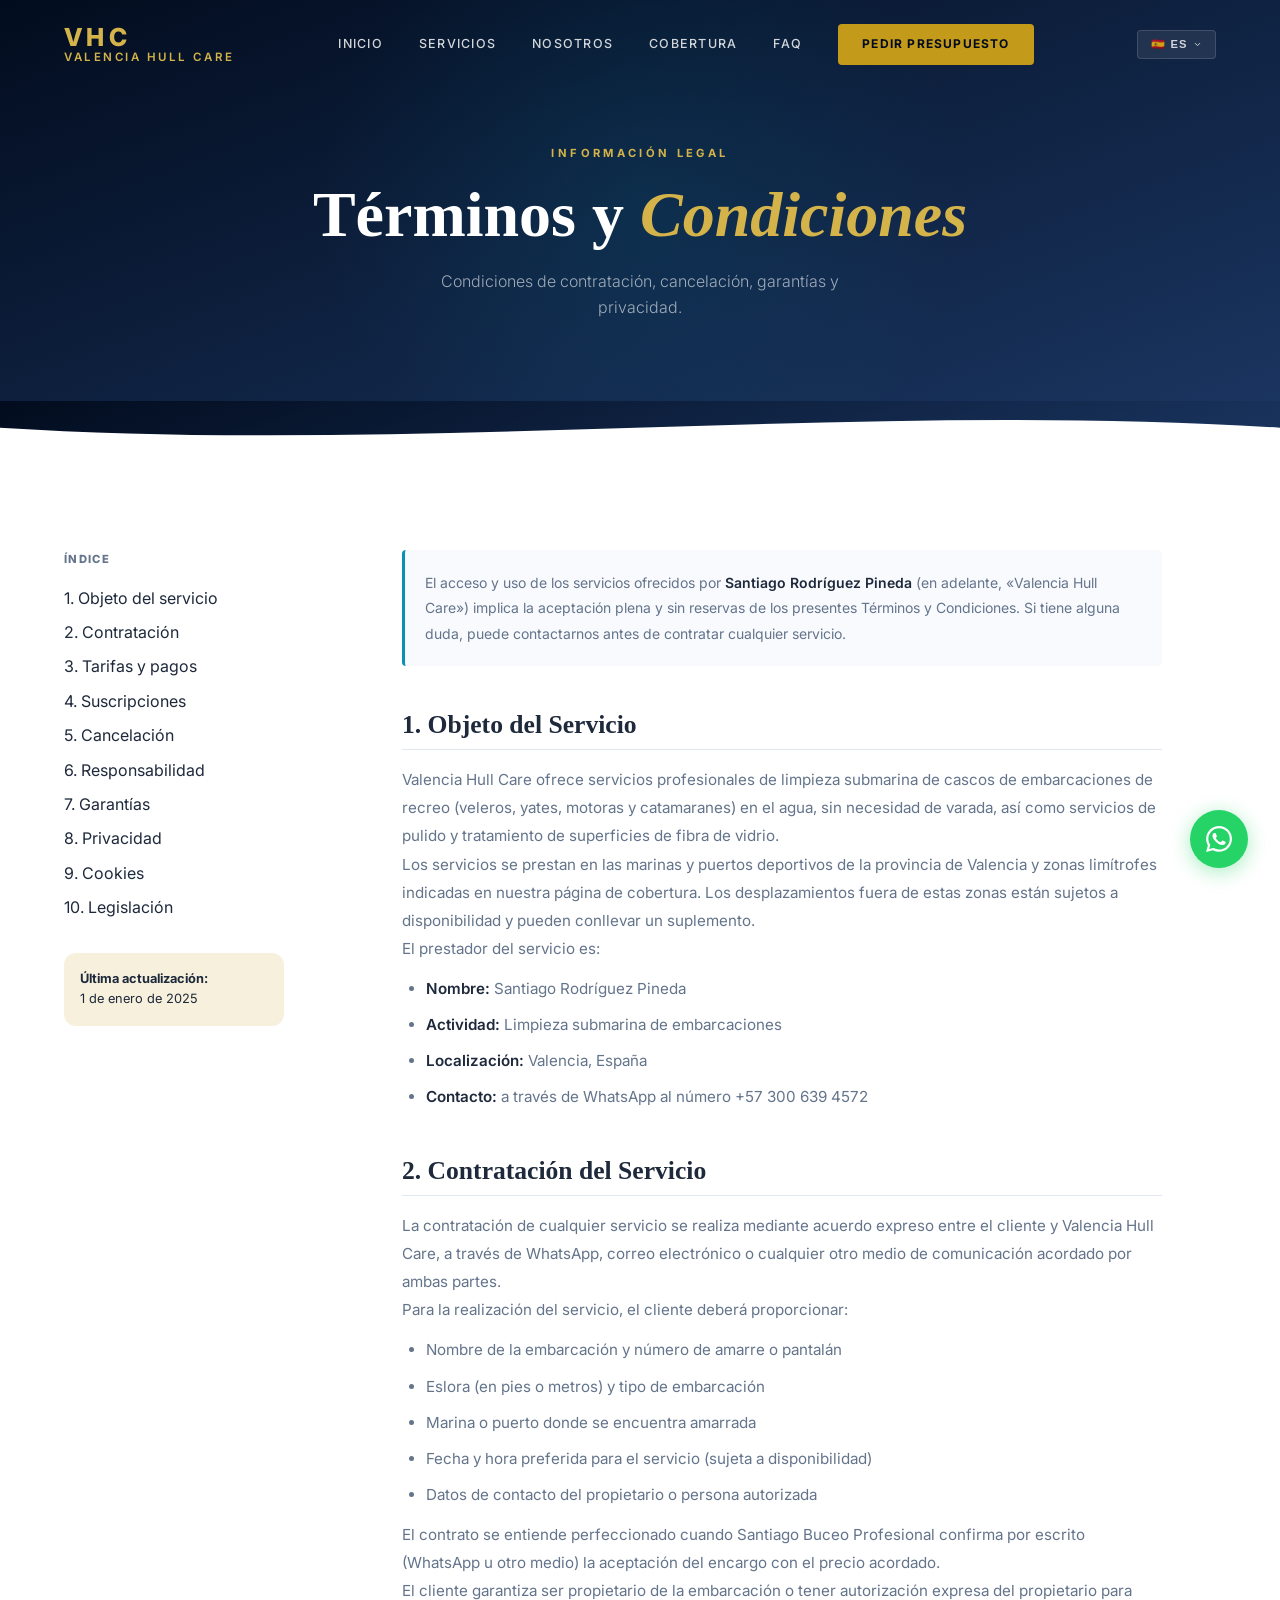
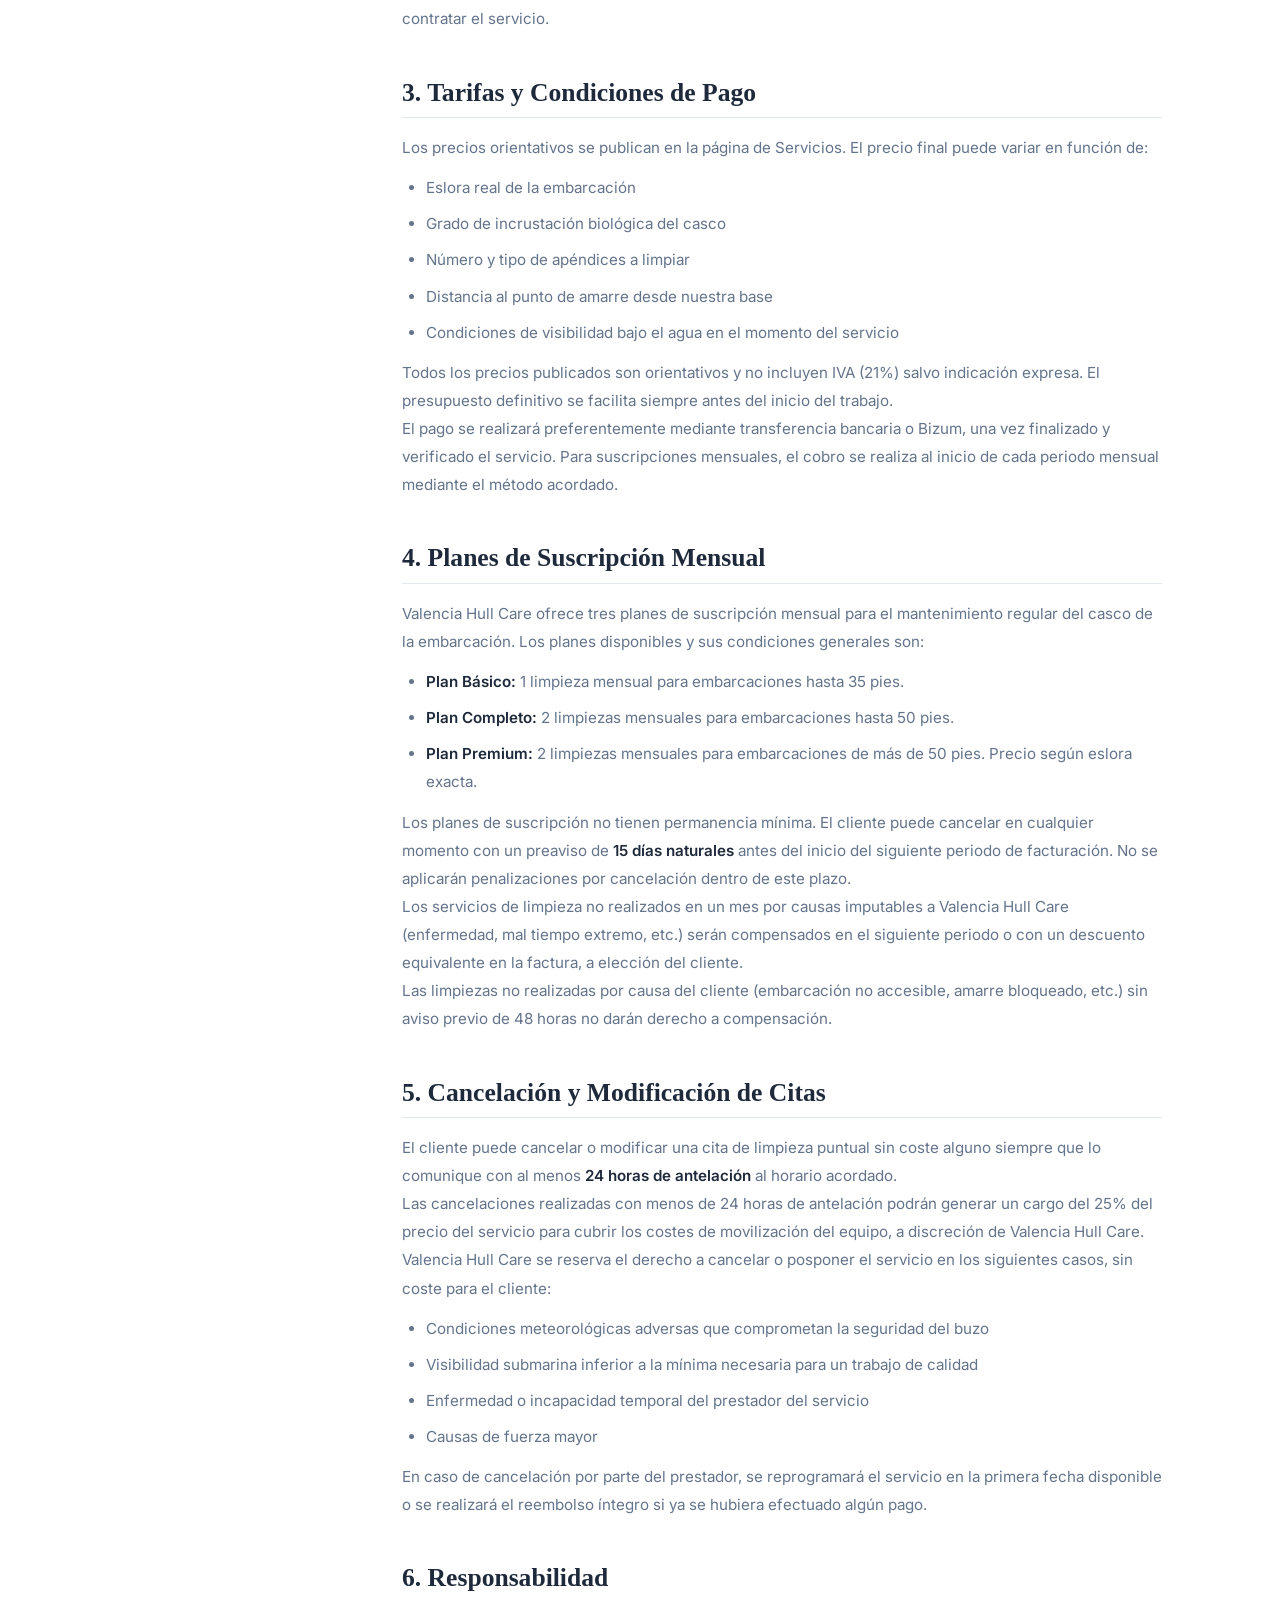
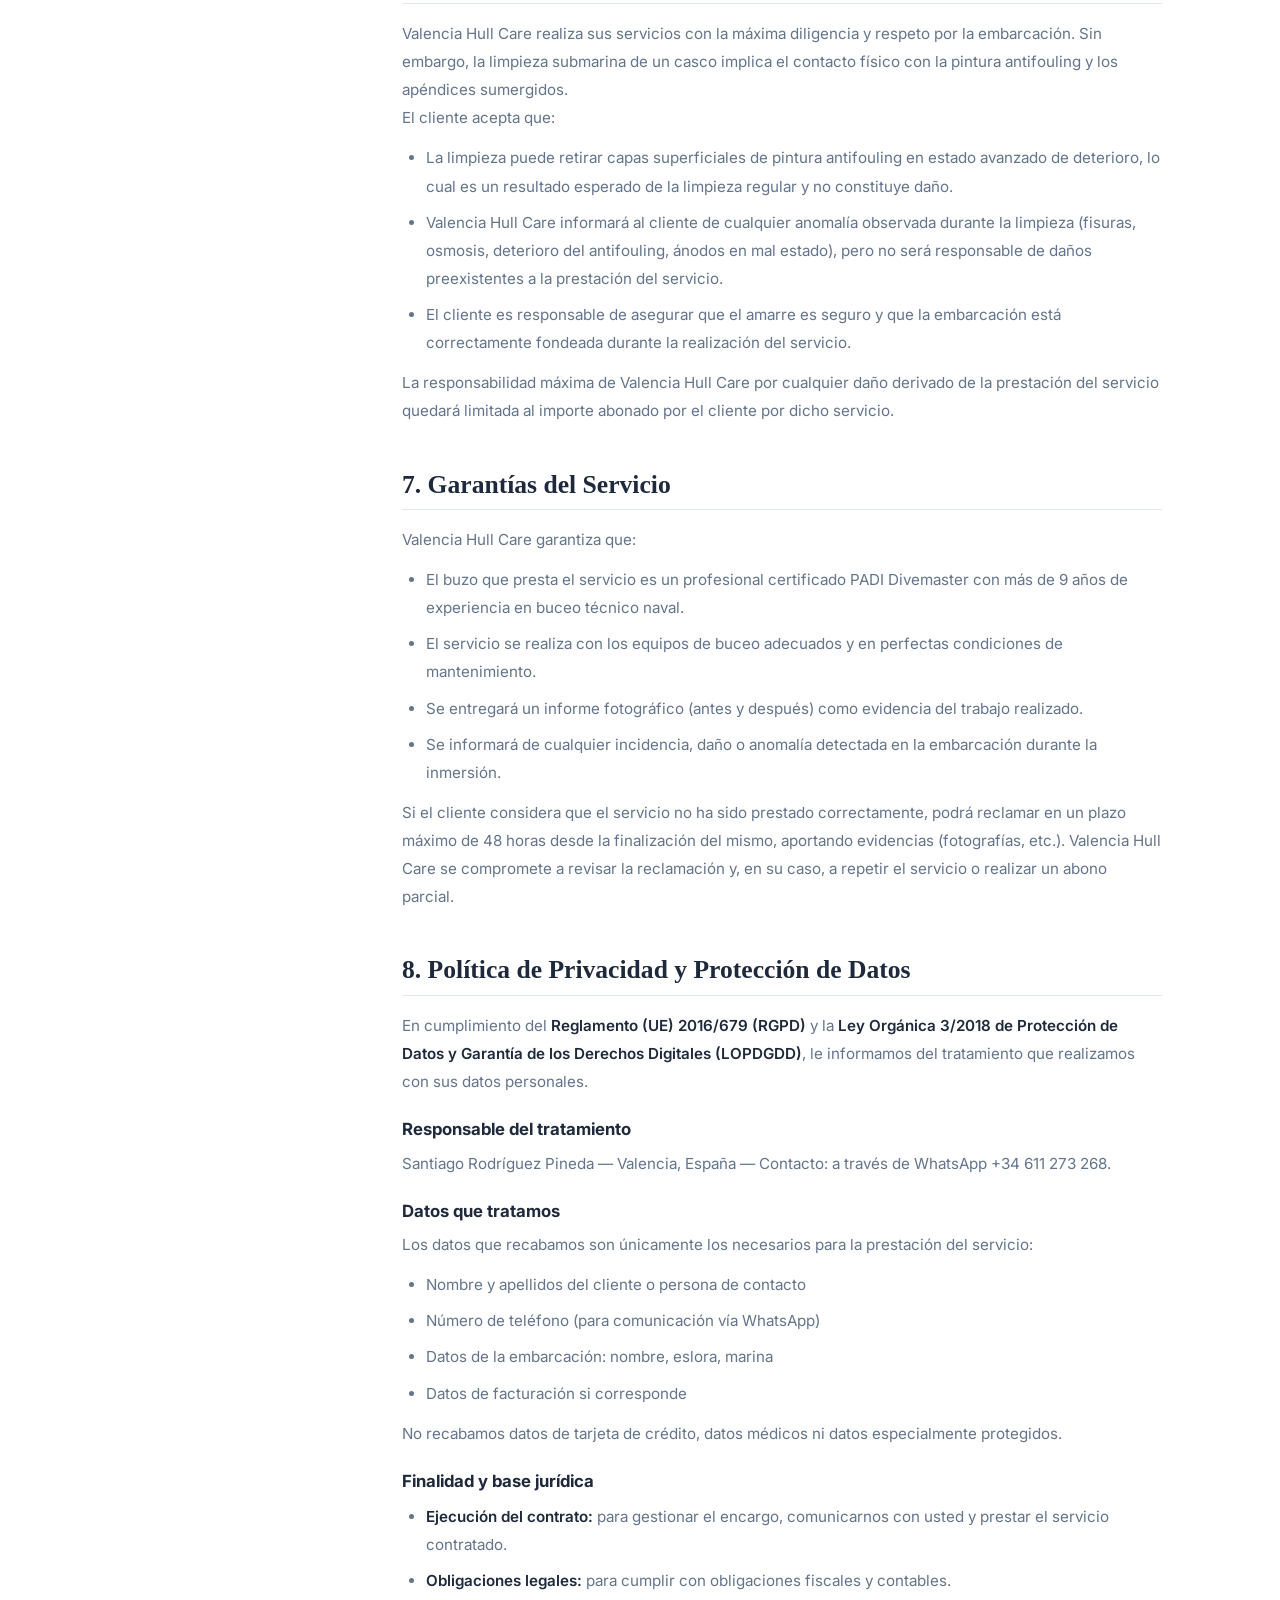
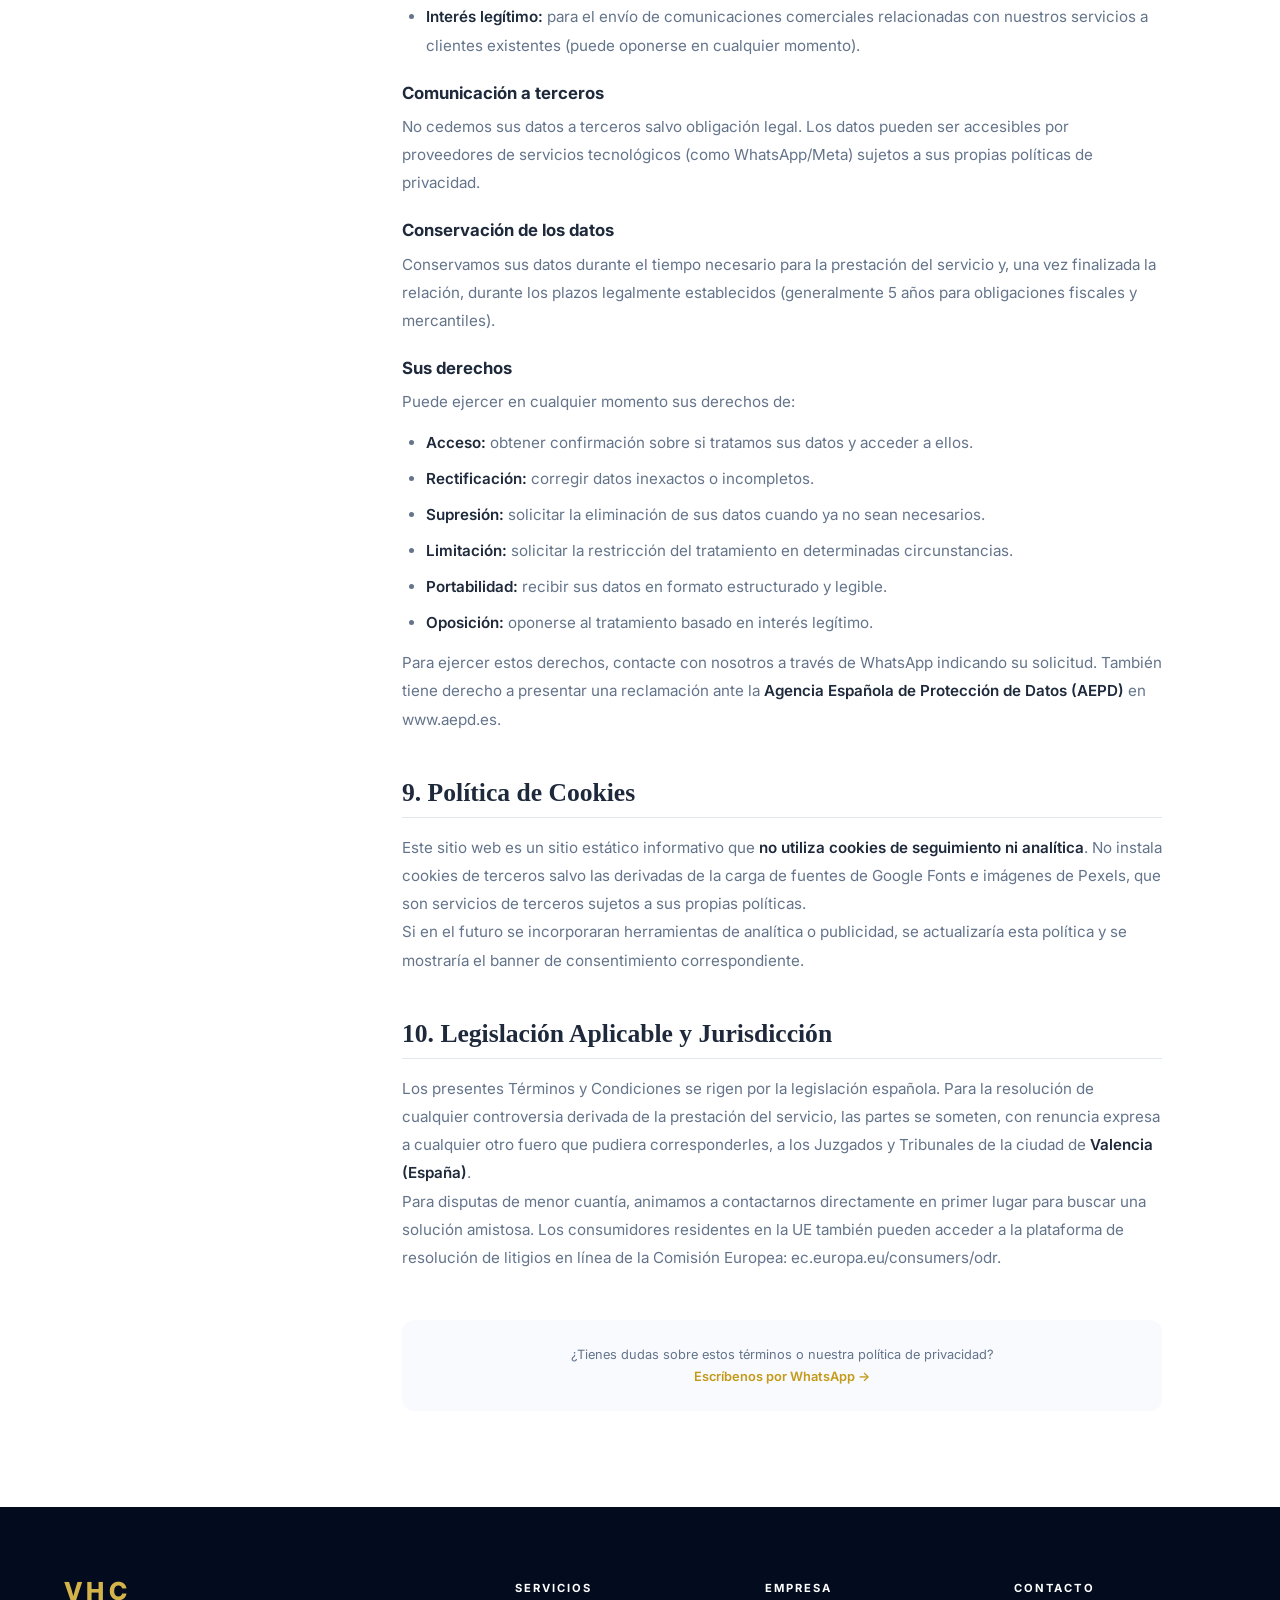
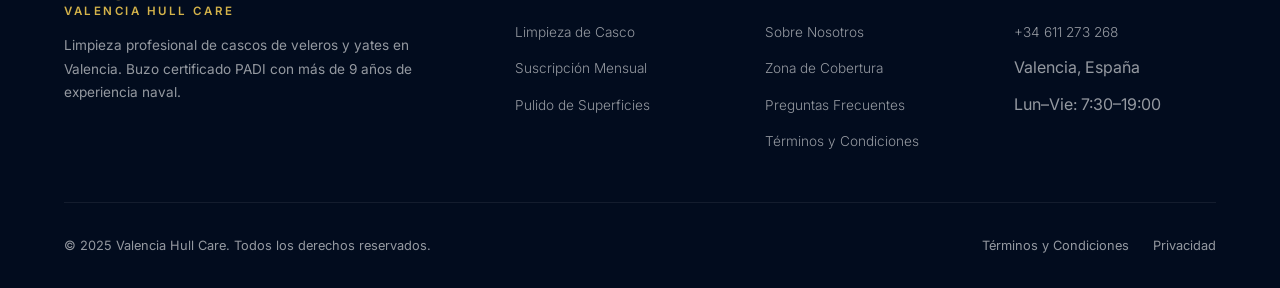
<file: terminos.html>
﻿<!doctype html>
<html lang="es-ES">
  <head>
    <meta charset="UTF-8" />
    <meta name="viewport" content="width=device-width, initial-scale=1.0" />
    <title>Términos y Condiciones | Valencia Hull Care · Valencia</title>
    <meta
      name="description"
      content="Términos y condiciones del servicio de limpieza de cascos y política de privacidad de Valencia Hull Care, Valencia."
    />
    <meta name="robots" content="noindex, follow" />
    <link
      rel="icon"
      href="data:image/svg+xml,<svg xmlns='http://www.w3.org/2000/svg' viewBox='0 0 32 32'><rect width='32' height='32' rx='6' fill='%23020c1e'/><text x='50%25' y='50%25' font-family='Georgia,serif' font-size='17' font-weight='700' fill='%23c49a1a' text-anchor='middle' dominant-baseline='central'>S</text></svg>"
    />
    <link rel="preconnect" href="https://fonts.googleapis.com" />
    <link rel="preconnect" href="https://fonts.gstatic.com" crossorigin />
    <link rel="stylesheet" href="css/styles.css" />
  </head>
  <body>
    <!-- ========== NAVBAR ========== -->
    <nav class="navbar" id="navbar">
      <div class="container">
        <div class="navbar__inner">
          <a href="index.html" class="logo">
            <div class="logo__text">
              <span class="logo__abbr">VHC</span>
              <span class="logo__name">Valencia Hull Care</span>
            </div>
          </a>
          <div class="nav__links">
            <a href="index.html" class="nav__link">Inicio</a>
            <a href="services.html" class="nav__link">Servicios</a>
            <a href="about.html" class="nav__link">Nosotros</a>
            <a href="index.html#cobertura" class="nav__link">Cobertura</a>
            <a href="index.html#faq" class="nav__link">FAQ</a>
            <a
              href="https://wa.me/34611273268?text=Hola%20Santiago%2C%20vi%20vuestra%20web%20y%20quiero%20información%20sobre%20limpieza%20de%20casco%20para%20mi%20embarcación"
              target="_blank"
              rel="noopener noreferrer"
              class="nav__cta"
              >Pedir Presupuesto</a
            >
          </div>
          <div class="nav__right">
            <div class="lang-selector">
              <button
                class="lang-btn"
                id="langBtn"
                aria-label="Seleccionar idioma"
              >
                <span id="activeLang">ES</span>
                <svg
                  width="9"
                  height="9"
                  viewBox="0 0 24 24"
                  fill="none"
                  stroke="currentColor"
                  stroke-width="2.5"
                  stroke-linecap="round"
                  stroke-linejoin="round"
                >
                  <polyline points="6 9 12 15 18 9" />
                </svg>
              </button>
              <div class="lang-dropdown" id="langDropdown">
                <a href="#" class="lang-option" data-lang="es"
                  >🇪🇸 ES — Español</a
                >
                <a href="#" class="lang-option" data-lang="en"
                  >🇬🇧 EN — English</a
                >
                <a href="#" class="lang-option" data-lang="fr"
                  >🇫🇷 FR — Français</a
                >
                <a href="#" class="lang-option" data-lang="it"
                  >🇮🇹 IT — Italiano</a
                >
                <a href="#" class="lang-option" data-lang="de"
                  >🇩🇪 DE — Deutsch</a
                >
              </div>
            </div>
            <button class="nav__toggle" id="navToggle" aria-label="Abrir menú">
              <span></span><span></span><span></span>
            </button>
          </div>
        </div>
      </div>
    </nav>

    <div class="mobile-menu" id="mobileMenu">
      <a href="index.html">Inicio</a>
      <a href="services.html">Servicios</a>
      <a href="about.html">Nosotros</a>
      <a href="index.html#cobertura">Cobertura</a>
      <a href="index.html#faq">Preguntas</a>
      <a
        href="https://wa.me/34611273268?text=Hola%20Santiago%2C%20vi%20vuestra%20web%20y%20quiero%20información%20sobre%20limpieza%20de%20casco%20para%20mi%20embarcación"
        target="_blank"
        rel="noopener noreferrer"
        class="mobile-cta"
        >Pedir Presupuesto</a
      >
      <div class="mobile-lang">
        <a href="#" class="mobile-lang__btn lang-option" data-lang="es"
          >🇪🇸 ES</a
        >
        <a href="#" class="mobile-lang__btn lang-option" data-lang="en"
          >🇬🇧 EN</a
        >
        <a href="#" class="mobile-lang__btn lang-option" data-lang="fr"
          >🇫🇷 FR</a
        >
        <a href="#" class="mobile-lang__btn lang-option" data-lang="it"
          >🇮🇹 IT</a
        >
      </div>
    </div>

    <!-- ========== PAGE HERO ========== -->
    <section class="page-hero">
      <div class="container">
        <span class="page-hero__label">Información legal</span>
        <h1 class="page-hero__title">
          Términos y
          <em style="font-style: italic; color: var(--gold-lt)">Condiciones</em>
        </h1>
        <p class="page-hero__sub">
          Condiciones de contratación, cancelación, garantías y privacidad.
        </p>
      </div>
    </section>

    <div
      class="wave-divider"
      style="
        background: linear-gradient(160deg, var(--deep) 0%, var(--ocean) 100%);
      "
    >
      <svg viewBox="0 0 1440 60" preserveAspectRatio="none" fill="white">
        <path d="M0,30 C480,60 960,0 1440,30 L1440,60 L0,60 Z" />
      </svg>
    </div>

    <!-- ========== TÉRMINOS CONTENIDO ========== -->
    <section class="section">
      <div class="container">
        <div
          style="
            display: grid;
            grid-template-columns: 220px 1fr;
            gap: 4rem;
            align-items: start;
          "
        >
          <!-- Índice lateral (sticky) -->
          <aside style="position: sticky; top: 100px" class="terms-nav">
            <div
              style="
                font-size: 0.7rem;
                font-weight: 800;
                letter-spacing: 0.12em;
                text-transform: uppercase;
                color: var(--text-lt);
                margin-bottom: 1rem;
              "
            >
              Índice
            </div>
            <nav style="display: flex; flex-direction: column; gap: 0.5rem">
              <a href="#objeto" class="terms-nav__link"
                >1. Objeto del servicio</a
              >
              <a href="#contratacion" class="terms-nav__link"
                >2. Contratación</a
              >
              <a href="#tarifas" class="terms-nav__link">3. Tarifas y pagos</a>
              <a href="#suscripcion-terminos" class="terms-nav__link"
                >4. Suscripciones</a
              >
              <a href="#cancelacion" class="terms-nav__link">5. Cancelación</a>
              <a href="#responsabilidad" class="terms-nav__link"
                >6. Responsabilidad</a
              >
              <a href="#garantias" class="terms-nav__link">7. Garantías</a>
              <a href="#privacidad" class="terms-nav__link">8. Privacidad</a>
              <a href="#cookies" class="terms-nav__link">9. Cookies</a>
              <a href="#legislacion" class="terms-nav__link">10. Legislación</a>
            </nav>
            <div
              style="
                margin-top: 2rem;
                padding: 1rem;
                background: var(--gold-dim);
                border-radius: var(--radius-lg);
                font-size: 0.8rem;
                color: var(--text);
                line-height: 1.6;
              "
            >
              <strong>Última actualización:</strong><br />
              1 de enero de 2025
            </div>
          </aside>

          <!-- Contenido principal -->
          <div class="terms-content">
            <p
              style="
                font-size: 0.875rem;
                color: var(--text-lt);
                line-height: 1.8;
                margin-bottom: 2rem;
                padding: 1.25rem;
                background: var(--surface);
                border-radius: var(--radius);
                border-left: 3px solid var(--teal);
              "
            >
              El acceso y uso de los servicios ofrecidos por
              <strong>Santiago Rodríguez Pineda</strong>
              (en adelante, «Valencia Hull Care») implica la aceptación plena y
              sin reservas de los presentes Términos y Condiciones. Si tiene
              alguna duda, puede contactarnos antes de contratar cualquier
              servicio.
            </p>

            <!-- 1 -->
            <h2 id="objeto">1. Objeto del Servicio</h2>
            <p>
              Valencia Hull Care ofrece servicios profesionales de limpieza
              submarina de cascos de embarcaciones de recreo (veleros, yates,
              motoras y catamaranes) en el agua, sin necesidad de varada, así
              como servicios de pulido y tratamiento de superficies de fibra de
              vidrio.
            </p>
            <p>
              Los servicios se prestan en las marinas y puertos deportivos de la
              provincia de Valencia y zonas limítrofes indicadas en nuestra
              página de cobertura. Los desplazamientos fuera de estas zonas
              están sujetos a disponibilidad y pueden conllevar un suplemento.
            </p>
            <p>El prestador del servicio es:</p>
            <ul>
              <li><strong>Nombre:</strong> Santiago Rodríguez Pineda</li>
              <li>
                <strong>Actividad:</strong> Limpieza submarina de embarcaciones
              </li>
              <li><strong>Localización:</strong> Valencia, España</li>
              <li>
                <strong>Contacto:</strong> a través de WhatsApp al número +57
                300 639 4572
              </li>
            </ul>

            <!-- 2 -->
            <h2 id="contratacion">2. Contratación del Servicio</h2>
            <p>
              La contratación de cualquier servicio se realiza mediante acuerdo
              expreso entre el cliente y Valencia Hull Care, a través de
              WhatsApp, correo electrónico o cualquier otro medio de
              comunicación acordado por ambas partes.
            </p>
            <p>
              Para la realización del servicio, el cliente deberá proporcionar:
            </p>
            <ul>
              <li>Nombre de la embarcación y número de amarre o pantalán</li>
              <li>Eslora (en pies o metros) y tipo de embarcación</li>
              <li>Marina o puerto donde se encuentra amarrada</li>
              <li>
                Fecha y hora preferida para el servicio (sujeta a
                disponibilidad)
              </li>
              <li>Datos de contacto del propietario o persona autorizada</li>
            </ul>
            <p>
              El contrato se entiende perfeccionado cuando Santiago Buceo
              Profesional confirma por escrito (WhatsApp u otro medio) la
              aceptación del encargo con el precio acordado.
            </p>
            <p>
              El cliente garantiza ser propietario de la embarcación o tener
              autorización expresa del propietario para contratar el servicio.
            </p>

            <!-- 3 -->
            <h2 id="tarifas">3. Tarifas y Condiciones de Pago</h2>
            <p>
              Los precios orientativos se publican en la página de
              <a href="services.html">Servicios</a>. El precio final puede
              variar en función de:
            </p>
            <ul>
              <li>Eslora real de la embarcación</li>
              <li>Grado de incrustación biológica del casco</li>
              <li>Número y tipo de apéndices a limpiar</li>
              <li>Distancia al punto de amarre desde nuestra base</li>
              <li>
                Condiciones de visibilidad bajo el agua en el momento del
                servicio
              </li>
            </ul>
            <p>
              Todos los precios publicados son orientativos y no incluyen IVA
              (21%) salvo indicación expresa. El presupuesto definitivo se
              facilita siempre antes del inicio del trabajo.
            </p>
            <p>
              El pago se realizará preferentemente mediante transferencia
              bancaria o Bizum, una vez finalizado y verificado el servicio.
              Para suscripciones mensuales, el cobro se realiza al inicio de
              cada periodo mensual mediante el método acordado.
            </p>

            <!-- 4 -->
            <h2 id="suscripcion-terminos">4. Planes de Suscripción Mensual</h2>
            <p>
              Valencia Hull Care ofrece tres planes de suscripción mensual para
              el mantenimiento regular del casco de la embarcación. Los planes
              disponibles y sus condiciones generales son:
            </p>
            <ul>
              <li>
                <strong>Plan Básico:</strong> 1 limpieza mensual para
                embarcaciones hasta 35 pies.
              </li>
              <li>
                <strong>Plan Completo:</strong> 2 limpiezas mensuales para
                embarcaciones hasta 50 pies.
              </li>
              <li>
                <strong>Plan Premium:</strong> 2 limpiezas mensuales para
                embarcaciones de más de 50 pies. Precio según eslora exacta.
              </li>
            </ul>
            <p>
              Los planes de suscripción no tienen permanencia mínima. El cliente
              puede cancelar en cualquier momento con un preaviso de
              <strong>15 días naturales</strong> antes del inicio del siguiente
              periodo de facturación. No se aplicarán penalizaciones por
              cancelación dentro de este plazo.
            </p>
            <p>
              Los servicios de limpieza no realizados en un mes por causas
              imputables a Valencia Hull Care (enfermedad, mal tiempo extremo,
              etc.) serán compensados en el siguiente periodo o con un descuento
              equivalente en la factura, a elección del cliente.
            </p>
            <p>
              Las limpiezas no realizadas por causa del cliente (embarcación no
              accesible, amarre bloqueado, etc.) sin aviso previo de 48 horas no
              darán derecho a compensación.
            </p>

            <!-- 5 -->
            <h2 id="cancelacion">5. Cancelación y Modificación de Citas</h2>
            <p>
              El cliente puede cancelar o modificar una cita de limpieza puntual
              sin coste alguno siempre que lo comunique con al menos
              <strong>24 horas de antelación</strong> al horario acordado.
            </p>
            <p>
              Las cancelaciones realizadas con menos de 24 horas de antelación
              podrán generar un cargo del 25% del precio del servicio para
              cubrir los costes de movilización del equipo, a discreción de
              Valencia Hull Care.
            </p>
            <p>
              Valencia Hull Care se reserva el derecho a cancelar o posponer el
              servicio en los siguientes casos, sin coste para el cliente:
            </p>
            <ul>
              <li>
                Condiciones meteorológicas adversas que comprometan la seguridad
                del buzo
              </li>
              <li>
                Visibilidad submarina inferior a la mínima necesaria para un
                trabajo de calidad
              </li>
              <li>
                Enfermedad o incapacidad temporal del prestador del servicio
              </li>
              <li>Causas de fuerza mayor</li>
            </ul>
            <p>
              En caso de cancelación por parte del prestador, se reprogramará el
              servicio en la primera fecha disponible o se realizará el
              reembolso íntegro si ya se hubiera efectuado algún pago.
            </p>

            <!-- 6 -->
            <h2 id="responsabilidad">6. Responsabilidad</h2>
            <p>
              Valencia Hull Care realiza sus servicios con la máxima diligencia
              y respeto por la embarcación. Sin embargo, la limpieza submarina
              de un casco implica el contacto físico con la pintura antifouling
              y los apéndices sumergidos.
            </p>
            <p>El cliente acepta que:</p>
            <ul>
              <li>
                La limpieza puede retirar capas superficiales de pintura
                antifouling en estado avanzado de deterioro, lo cual es un
                resultado esperado de la limpieza regular y no constituye daño.
              </li>
              <li>
                Valencia Hull Care informará al cliente de cualquier anomalía
                observada durante la limpieza (fisuras, osmosis, deterioro del
                antifouling, ánodos en mal estado), pero no será responsable de
                daños preexistentes a la prestación del servicio.
              </li>
              <li>
                El cliente es responsable de asegurar que el amarre es seguro y
                que la embarcación está correctamente fondeada durante la
                realización del servicio.
              </li>
            </ul>
            <p>
              La responsabilidad máxima de Valencia Hull Care por cualquier daño
              derivado de la prestación del servicio quedará limitada al importe
              abonado por el cliente por dicho servicio.
            </p>

            <!-- 7 -->
            <h2 id="garantias">7. Garantías del Servicio</h2>
            <p>Valencia Hull Care garantiza que:</p>
            <ul>
              <li>
                El buzo que presta el servicio es un profesional certificado
                PADI Divemaster con más de 9 años de experiencia en buceo
                técnico naval.
              </li>
              <li>
                El servicio se realiza con los equipos de buceo adecuados y en
                perfectas condiciones de mantenimiento.
              </li>
              <li>
                Se entregará un informe fotográfico (antes y después) como
                evidencia del trabajo realizado.
              </li>
              <li>
                Se informará de cualquier incidencia, daño o anomalía detectada
                en la embarcación durante la inmersión.
              </li>
            </ul>
            <p>
              Si el cliente considera que el servicio no ha sido prestado
              correctamente, podrá reclamar en un plazo máximo de 48 horas desde
              la finalización del mismo, aportando evidencias (fotografías,
              etc.). Valencia Hull Care se compromete a revisar la reclamación
              y, en su caso, a repetir el servicio o realizar un abono parcial.
            </p>

            <!-- 8 -->
            <h2 id="privacidad">
              8. Política de Privacidad y Protección de Datos
            </h2>
            <p>
              En cumplimiento del
              <strong>Reglamento (UE) 2016/679 (RGPD)</strong> y la
              <strong
                >Ley Orgánica 3/2018 de Protección de Datos y Garantía de los
                Derechos Digitales (LOPDGDD)</strong
              >, le informamos del tratamiento que realizamos con sus datos
              personales.
            </p>
            <h3>Responsable del tratamiento</h3>
            <p>
              Santiago Rodríguez Pineda — Valencia, España — Contacto: a través
              de WhatsApp +34 611 273 268.
            </p>
            <h3>Datos que tratamos</h3>
            <p>
              Los datos que recabamos son únicamente los necesarios para la
              prestación del servicio:
            </p>
            <ul>
              <li>Nombre y apellidos del cliente o persona de contacto</li>
              <li>Número de teléfono (para comunicación vía WhatsApp)</li>
              <li>Datos de la embarcación: nombre, eslora, marina</li>
              <li>Datos de facturación si corresponde</li>
            </ul>
            <p>
              No recabamos datos de tarjeta de crédito, datos médicos ni datos
              especialmente protegidos.
            </p>
            <h3>Finalidad y base jurídica</h3>
            <ul>
              <li>
                <strong>Ejecución del contrato:</strong> para gestionar el
                encargo, comunicarnos con usted y prestar el servicio
                contratado.
              </li>
              <li>
                <strong>Obligaciones legales:</strong> para cumplir con
                obligaciones fiscales y contables.
              </li>
              <li>
                <strong>Interés legítimo:</strong> para el envío de
                comunicaciones comerciales relacionadas con nuestros servicios a
                clientes existentes (puede oponerse en cualquier momento).
              </li>
            </ul>
            <h3>Comunicación a terceros</h3>
            <p>
              No cedemos sus datos a terceros salvo obligación legal. Los datos
              pueden ser accesibles por proveedores de servicios tecnológicos
              (como WhatsApp/Meta) sujetos a sus propias políticas de
              privacidad.
            </p>
            <h3>Conservación de los datos</h3>
            <p>
              Conservamos sus datos durante el tiempo necesario para la
              prestación del servicio y, una vez finalizada la relación, durante
              los plazos legalmente establecidos (generalmente 5 años para
              obligaciones fiscales y mercantiles).
            </p>
            <h3>Sus derechos</h3>
            <p>Puede ejercer en cualquier momento sus derechos de:</p>
            <ul>
              <li>
                <strong>Acceso:</strong> obtener confirmación sobre si tratamos
                sus datos y acceder a ellos.
              </li>
              <li>
                <strong>Rectificación:</strong> corregir datos inexactos o
                incompletos.
              </li>
              <li>
                <strong>Supresión:</strong> solicitar la eliminación de sus
                datos cuando ya no sean necesarios.
              </li>
              <li>
                <strong>Limitación:</strong> solicitar la restricción del
                tratamiento en determinadas circunstancias.
              </li>
              <li>
                <strong>Portabilidad:</strong> recibir sus datos en formato
                estructurado y legible.
              </li>
              <li>
                <strong>Oposición:</strong> oponerse al tratamiento basado en
                interés legítimo.
              </li>
            </ul>
            <p>
              Para ejercer estos derechos, contacte con nosotros a través de
              WhatsApp indicando su solicitud. También tiene derecho a presentar
              una reclamación ante la
              <strong>Agencia Española de Protección de Datos (AEPD)</strong> en
              <a
                href="https://www.aepd.es"
                target="_blank"
                rel="noopener noreferrer"
                >www.aepd.es</a
              >.
            </p>

            <!-- 9 -->
            <h2 id="cookies">9. Política de Cookies</h2>
            <p>
              Este sitio web es un sitio estático informativo que
              <strong>no utiliza cookies de seguimiento ni analítica</strong>.
              No instala cookies de terceros salvo las derivadas de la carga de
              fuentes de Google Fonts e imágenes de Pexels, que son servicios de
              terceros sujetos a sus propias políticas.
            </p>
            <p>
              Si en el futuro se incorporaran herramientas de analítica o
              publicidad, se actualizaría esta política y se mostraría el banner
              de consentimiento correspondiente.
            </p>

            <!-- 10 -->
            <h2 id="legislacion">10. Legislación Aplicable y Jurisdicción</h2>
            <p>
              Los presentes Términos y Condiciones se rigen por la legislación
              española. Para la resolución de cualquier controversia derivada de
              la prestación del servicio, las partes se someten, con renuncia
              expresa a cualquier otro fuero que pudiera corresponderles, a los
              Juzgados y Tribunales de la ciudad de
              <strong>Valencia (España)</strong>.
            </p>
            <p>
              Para disputas de menor cuantía, animamos a contactarnos
              directamente en primer lugar para buscar una solución amistosa.
              Los consumidores residentes en la UE también pueden acceder a la
              plataforma de resolución de litigios en línea de la Comisión
              Europea:
              <a
                href="https://ec.europa.eu/consumers/odr"
                target="_blank"
                rel="noopener noreferrer"
                >ec.europa.eu/consumers/odr</a
              >.
            </p>

            <div
              style="
                padding: 1.5rem;
                background: var(--surface);
                border-radius: var(--radius-lg);
                margin-top: 3rem;
                text-align: center;
              "
            >
              <p
                style="
                  font-size: 0.8rem;
                  color: var(--text-lt);
                  line-height: 1.7;
                  margin: 0;
                "
              >
                ¿Tienes dudas sobre estos términos o nuestra política de
                privacidad?<br />
                <a
                  href="https://wa.me/34611273268?text=Hola%20Santiago%2C%20tengo%20una%20pregunta%20sobre%20los%20términos%20y%20condiciones%20de%20vuestro%20servicio"
                  target="_blank"
                  rel="noopener noreferrer"
                  style="color: var(--gold); font-weight: 600"
                >
                  Escríbenos por WhatsApp →
                </a>
              </p>
            </div>
          </div>
          <!-- /terms-content -->
        </div>
        <!-- /grid -->
      </div>
      <!-- /container -->
    </section>

    <!-- ========== FOOTER ========== -->
    <footer>
      <div class="container">
        <div class="footer__grid">
          <div>
            <div class="logo footer__logo">
              <div class="logo__text">
                <span class="logo__abbr">VHC</span>
                <span class="logo__name">Valencia Hull Care</span>
              </div>
            </div>
            <p class="footer__brand">
              Limpieza profesional de cascos de veleros y yates en Valencia.
              Buzo certificado PADI con más de 9 años de experiencia naval.
            </p>
          </div>
          <div>
            <div class="footer__col-title">Servicios</div>
            <ul class="footer__links">
              <li><a href="services.html#limpieza">Limpieza de Casco</a></li>
              <li>
                <a href="services.html#suscripcion">Suscripción Mensual</a>
              </li>
              <li><a href="services.html#pulido">Pulido de Superficies</a></li>
            </ul>
          </div>
          <div>
            <div class="footer__col-title">Empresa</div>
            <ul class="footer__links">
              <li><a href="about.html">Sobre Nosotros</a></li>
              <li><a href="index.html#cobertura">Zona de Cobertura</a></li>
              <li><a href="index.html#faq">Preguntas Frecuentes</a></li>
              <li><a href="terminos.html">Términos y Condiciones</a></li>
            </ul>
          </div>
          <div>
            <div class="footer__col-title">Contacto</div>
            <ul class="footer__links">
              <li>
                <a
                  href="https://wa.me/34611273268"
                  target="_blank"
                  rel="noopener noreferrer"
                  >+34 611 273 268</a
                >
              </li>
              <li><span>Valencia, España</span></li>
              <li><span>Lun–Vie: 7:30–19:00</span></li>
            </ul>
          </div>
        </div>
        <div class="footer__bottom">
          <p>&copy; 2025 Valencia Hull Care. Todos los derechos reservados.</p>
          <div class="footer__legal">
            <a href="terminos.html">Términos y Condiciones</a>
            <a href="terminos.html#privacidad">Privacidad</a>
          </div>
        </div>
      </div>
    </footer>

    <a
      href="https://wa.me/34611273268?text=Hola%20Santiago%2C%20vi%20vuestra%20web%20y%20quiero%20información%20sobre%20limpieza%20de%20casco%20para%20mi%20embarcación"
      target="_blank"
      rel="noopener noreferrer"
      class="whatsapp-float"
      aria-label="Contactar por WhatsApp"
    >
      <svg viewBox="0 0 24 24">
        <path
          d="M17.472 14.382c-.297-.149-1.758-.867-2.03-.967-.273-.099-.471-.148-.67.15-.197.297-.767.966-.94 1.164-.173.199-.347.223-.644.075-.297-.15-1.255-.463-2.39-1.475-.883-.788-1.48-1.761-1.653-2.059-.173-.297-.018-.458.13-.606.134-.133.298-.347.446-.52.149-.174.198-.298.298-.497.099-.198.05-.371-.025-.52-.075-.149-.669-1.612-.916-2.207-.242-.579-.487-.5-.669-.51-.173-.008-.371-.01-.57-.01-.198 0-.52.074-.792.372-.272.297-1.04 1.016-1.04 2.479 0 1.462 1.065 2.875 1.213 3.074.149.198 2.096 3.2 5.077 4.487.709.306 1.262.489 1.694.625.712.227 1.36.195 1.871.118.571-.085 1.758-.719 2.006-1.413.248-.694.248-1.289.173-1.413-.074-.124-.272-.198-.57-.347m-5.421 7.403h-.004a9.87 9.87 0 01-5.031-1.378l-.361-.214-3.741.982.998-3.648-.235-.374a9.86 9.86 0 01-1.51-5.26c.001-5.45 4.436-9.884 9.888-9.884 2.64 0 5.122 1.03 6.988 2.898a9.825 9.825 0 012.893 6.994c-.003 5.45-4.437 9.884-9.885 9.884m8.413-18.297A11.815 11.815 0 0012.05 0C5.495 0 .16 5.335.157 11.892c0 2.096.547 4.142 1.588 5.945L.057 24l6.305-1.654a11.882 11.882 0 005.683 1.448h.005c6.554 0 11.89-5.335 11.893-11.893a11.821 11.821 0 00-3.48-8.413Z"
        />
      </svg>
      <span class="whatsapp-float__label">Solicitar presupuesto</span>
    </a>

    <script src="js/main.js"></script>
    <!-- Google Translate (controlled by lang selector) -->
    <div id="google_translate_element" style="display: none"></div>
    <script>
      function googleTranslateElementInit() {
        new google.translate.TranslateElement(
          {
            pageLanguage: "es",
            includedLanguages: "es,en,fr,it,de",
            autoDisplay: false,
          },
          "google_translate_element",
        );
      }
    </script>
    <script src="//translate.google.com/translate_a/element.js?cb=googleTranslateElementInit"></script>
  </body>
</html>
</file>
<file: css/styles.css>
/* ============================================================
   SANTIAGO BUCEO PROFESIONAL — Main Stylesheet
   Fonts: Cormorant Garant (display) + Inter (body)
   Palette: Deep navy · Ocean blue · Mediterranean teal · Gold
   ============================================================ */

@import url("https://fonts.googleapis.com/css2?family=Cormorant+Garant:ital,wght@0,400;0,600;0,700;1,400;1,600&family=Inter:wght@300;400;500;600;700&display=swap");

/* ---- CSS VARIABLES ---- */
:root {
  --deep: #020c1e;
  --navy: #0c1f3d;
  --ocean: #1a3560;
  --blue: #1e56a0;
  --teal: #0891b2;
  --teal-dim: rgba(8, 145, 178, 0.12);
  --gold: #c49a1a;
  --gold-lt: #d4b34a;
  --gold-dim: rgba(196, 154, 26, 0.15);
  --gold-glow: rgba(196, 154, 26, 0.35);
  --white: #ffffff;
  --surface: #f8fafd;
  --surface-2: #eef2f7;
  --gray-100: #f1f5f9;
  --gray-200: #e2e8f0;
  --gray-400: #94a3b8;
  --gray-600: #475569;
  --text: #1e293b;
  --text-lt: #64748b;
  --shadow-sm: 0 2px 8px rgba(2, 12, 30, 0.08);
  --shadow-md: 0 6px 24px rgba(2, 12, 30, 0.12);
  --shadow-lg: 0 12px 40px rgba(2, 12, 30, 0.16);
  --shadow-xl: 0 24px 64px rgba(2, 12, 30, 0.22);
  --radius: 4px;
  --radius-lg: 12px;
  --container: 1200px;
}

/* ---- RESET ---- */
*,
*::before,
*::after {
  box-sizing: border-box;
  margin: 0;
  padding: 0;
}
html {
  scroll-behavior: smooth;
  font-size: 16px;
}
body {
  font-family: "Inter", system-ui, sans-serif;
  color: var(--text);
  background: var(--white);
  line-height: 1.65;
  -webkit-font-smoothing: antialiased;
}
img {
  max-width: 100%;
  height: auto;
  display: block;
}
a {
  color: inherit;
  text-decoration: none;
}
h1,
h2,
h3,
h4,
h5 {
  font-family: "Cormorant Garant", Georgia, serif;
  line-height: 1.15;
}
ul {
  list-style: none;
}

/* ---- LAYOUT ---- */
.container {
  max-width: var(--container);
  margin: 0 auto;
  padding: 0 1.5rem;
}
.section {
  padding: 6rem 0;
}
.section--dark {
  background: var(--deep);
  color: white;
}
.section--navy {
  background: var(--navy);
  color: white;
}
.section--gray {
  background: var(--surface);
}

/* Section header */
.section__label {
  display: block;
  font-size: 0.7rem;
  font-weight: 700;
  letter-spacing: 0.28em;
  text-transform: uppercase;
  color: var(--gold);
  margin-bottom: 0.875rem;
}
.section__title {
  font-size: clamp(2rem, 4vw, 3rem);
  font-weight: 700;
  margin-bottom: 1rem;
}
.section__sub {
  font-size: 1rem;
  font-weight: 300;
  color: var(--text-lt);
  max-width: 540px;
  line-height: 1.75;
}
.section__header {
  text-align: center;
  margin-bottom: 4rem;
}
.section__header .section__sub {
  margin: 0.5rem auto 0;
}

.divider {
  width: 52px;
  height: 3px;
  background: var(--gold);
  margin: 1.25rem auto;
  border-radius: 2px;
}

/* ---- BUTTONS ---- */
.btn {
  display: inline-flex;
  align-items: center;
  gap: 0.5rem;
  padding: 0.875rem 2rem;
  font-family: "Inter", sans-serif;
  font-size: 0.78rem;
  font-weight: 700;
  letter-spacing: 0.1em;
  text-transform: uppercase;
  border-radius: var(--radius);
  cursor: pointer;
  border: none;
  transition: all 0.3s ease;
  white-space: nowrap;
}
.btn--primary {
  background: var(--gold);
  color: var(--deep);
  box-shadow: 0 4px 20px var(--gold-glow);
}
.btn--primary:hover {
  background: white;
  transform: translateY(-2px);
  box-shadow: 0 8px 30px var(--gold-glow);
}
.btn--outline {
  background: transparent;
  color: white;
  border: 1.5px solid rgba(255, 255, 255, 0.35);
}
.btn--outline:hover {
  border-color: var(--gold-lt);
  color: var(--gold-lt);
}
.btn--dark {
  background: var(--navy);
  color: white;
}
.btn--dark:hover {
  background: var(--gold);
  color: var(--deep);
  transform: translateY(-2px);
}
.btn--sm {
  padding: 0.6rem 1.25rem;
  font-size: 0.72rem;
}

/* ---- NAVBAR ---- */
.navbar {
  position: fixed;
  top: 0;
  left: 0;
  right: 0;
  z-index: 1000;
  padding: 1.5rem 0;
  transition: all 0.35s ease;
}
.navbar.scrolled {
  background: rgba(2, 12, 30, 0.97);
  backdrop-filter: blur(18px);
  padding: 0.75rem 0;
  border-bottom: 1px solid rgba(255, 255, 255, 0.06);
  box-shadow: 0 4px 24px rgba(0, 0, 0, 0.35);
}
.navbar__inner {
  display: flex;
  align-items: center;
  justify-content: space-between;
}
.nav__right {
  display: flex;
  align-items: center;
  gap: 0.5rem;
  position: relative;
}

.logo {
  display: flex;
  align-items: center;
  gap: 0.875rem;
}
.logo__bubble {
  display: none;
}
.logo__text {
  display: flex;
  flex-direction: column;
}
.logo__abbr {
  color: var(--gold-lt);
  font-family: "Inter", sans-serif;
  font-size: 1.55rem;
  font-weight: 800;
  letter-spacing: 0.18em;
  text-transform: uppercase;
  line-height: 1;
}
.logo__name {
  color: var(--gold-lt);
  font-family: "Inter", sans-serif;
  font-size: 0.72rem;
  font-weight: 600;
  letter-spacing: 0.22em;
  text-transform: uppercase;
  line-height: 1;
  margin-top: 2px;
}
.logo__sub {
  color: var(--gold-lt);
  font-size: 0.6rem;
  font-weight: 600;
  letter-spacing: 0.18em;
  text-transform: uppercase;
  margin-top: 3px;
}

.nav__links {
  display: flex;
  align-items: center;
  gap: 2.25rem;
}
.nav__link {
  color: rgba(255, 255, 255, 0.82);
  font-size: 0.78rem;
  font-weight: 500;
  letter-spacing: 0.1em;
  text-transform: uppercase;
  transition: color 0.2s;
  position: relative;
}
.nav__link::after {
  content: "";
  position: absolute;
  bottom: -5px;
  left: 0;
  width: 0;
  height: 1.5px;
  background: var(--gold);
  transition: width 0.3s;
}
.nav__link:hover,
.nav__link.active {
  color: var(--gold-lt);
}
.nav__link:hover::after,
.nav__link.active::after {
  width: 100%;
}

.nav__cta {
  background: var(--gold);
  color: var(--deep);
  padding: 0.65rem 1.5rem;
  font-size: 0.75rem;
  font-weight: 700;
  letter-spacing: 0.1em;
  text-transform: uppercase;
  border-radius: var(--radius);
  transition: all 0.3s;
}
.nav__cta:hover {
  background: white;
  transform: translateY(-1px);
  box-shadow: 0 4px 20px var(--gold-glow);
}

/* Language selector */
.lang-selector {
  position: relative;
}
.lang-btn {
  display: flex;
  align-items: center;
  gap: 0.35rem;
  background: rgba(255, 255, 255, 0.08);
  border: 1px solid rgba(255, 255, 255, 0.14);
  color: rgba(255, 255, 255, 0.8);
  padding: 0.45rem 0.8rem;
  border-radius: var(--radius);
  font-size: 0.7rem;
  font-weight: 700;
  letter-spacing: 0.1em;
  text-transform: uppercase;
  cursor: pointer;
  transition: all 0.25s;
}
.lang-btn:hover {
  background: rgba(255, 255, 255, 0.14);
  color: white;
}
.lang-dropdown {
  position: absolute;
  top: calc(100% + 8px);
  right: 0;
  background: var(--deep);
  border: 1px solid rgba(255, 255, 255, 0.1);
  border-radius: var(--radius);
  min-width: 148px;
  display: none;
  flex-direction: column;
  z-index: 200;
  box-shadow: 0 8px 30px rgba(0, 0, 0, 0.5);
  overflow: hidden;
}
.lang-dropdown.open {
  display: flex;
}
.lang-option {
  padding: 0.65rem 1rem;
  font-size: 0.82rem;
  color: rgba(255, 255, 255, 0.7);
  transition: all 0.2s;
  white-space: nowrap;
  cursor: pointer;
}
.lang-option:hover,
.lang-option.active {
  background: rgba(196, 154, 26, 0.12);
  color: var(--gold-lt);
}
/* Hide Google Translate default bar */
.goog-te-banner-frame,
.goog-te-balloon-frame {
  display: none !important;
}
body {
  top: 0 !important;
}
.skiptranslate {
  display: none !important;
}

/* Hamburger */
.nav__toggle {
  display: none;
  flex-direction: column;
  gap: 5px;
  cursor: pointer;
  background: none;
  border: none;
  padding: 4px;
}

/* Mobile language selector */
.mobile-lang {
  display: flex;
  gap: 0.75rem;
  margin-top: 0.5rem;
}
.mobile-lang__btn {
  font-family: "Inter", sans-serif !important;
  font-size: 0.8rem !important;
  font-weight: 700 !important;
  letter-spacing: 0.12em;
  color: rgba(255, 255, 255, 0.55) !important;
  padding: 0.45rem 0.85rem;
  border: 1px solid rgba(255, 255, 255, 0.15);
  border-radius: 6px;
  transition: all 0.2s;
}
.mobile-lang__btn:hover,
.mobile-lang__btn.active {
  color: var(--gold-lt) !important;
  border-color: var(--gold);
  background: rgba(196, 154, 26, 0.1);
}

/* Mobile language selector */
.mobile-lang {
  display: flex;
  gap: 0.75rem;
  margin-top: 0.5rem;
}
.mobile-lang__btn {
  font-family: "Inter", sans-serif !important;
  font-size: 0.8rem !important;
  font-weight: 700 !important;
  letter-spacing: 0.12em;
  color: rgba(255, 255, 255, 0.55) !important;
  padding: 0.45rem 0.85rem;
  border: 1px solid rgba(255, 255, 255, 0.15);
  border-radius: 6px;
  transition: all 0.2s;
}
.mobile-lang__btn:hover,
.mobile-lang__btn.active {
  color: var(--gold-lt) !important;
  border-color: var(--gold);
  background: rgba(196, 154, 26, 0.1);
}
.nav__toggle span {
  display: block;
  width: 24px;
  height: 2px;
  background: white;
  transition: all 0.3s;
  transform-origin: center;
}
.nav__toggle.active span:nth-child(1) {
  transform: translateY(7px) rotate(45deg);
}
.nav__toggle.active span:nth-child(2) {
  opacity: 0;
  transform: scaleX(0);
}
.nav__toggle.active span:nth-child(3) {
  transform: translateY(-7px) rotate(-45deg);
}

/* Mobile menu */
.mobile-menu {
  position: fixed;
  inset: 0;
  background: var(--deep);
  z-index: 999;
  display: flex;
  flex-direction: column;
  align-items: center;
  justify-content: center;
  gap: 2rem;
  transform: translateX(100%);
  transition: transform 0.4s cubic-bezier(0.4, 0, 0.2, 1);
  pointer-events: none;
}
.mobile-menu.open {
  transform: translateX(0);
  pointer-events: all;
}
.mobile-menu a {
  color: white;
  font-family: "Cormorant Garant", serif;
  font-size: 2.2rem;
  font-weight: 600;
  transition: color 0.2s;
}
.mobile-menu a:hover {
  color: var(--gold-lt);
}
.mobile-menu .mobile-cta {
  background: var(--gold);
  color: var(--deep);
  font-size: 1rem;
  padding: 0.875rem 2.5rem;
  border-radius: var(--radius);
}

/* ---- HERO ---- */
.hero {
  position: relative;
  min-height: 100vh;
  display: flex;
  align-items: center;
  justify-content: center;
  overflow: hidden;
  padding: 120px 0 80px;
}
.hero__bg {
  position: absolute;
  inset: 0;
  z-index: 0;
}
.hero__bg img {
  width: 100%;
  height: 100%;
  object-fit: cover;
  object-position: center 30%;
  animation: heroZoom 22s ease-in-out infinite alternate;
}
@keyframes heroZoom {
  from {
    transform: scale(1);
  }
  to {
    transform: scale(1.12);
  }
}
.hero__overlay {
  position: absolute;
  inset: 0;
  background: linear-gradient(
    to top,
    rgba(2, 12, 30, 0.96) 0%,
    rgba(2, 12, 30, 0.5) 45%,
    rgba(2, 12, 30, 0.15) 100%
  );
}
.hero__content {
  position: relative;
  z-index: 1;
  text-align: center;
  color: white;
  max-width: 880px;
  padding: 0 1.5rem;
}
.hero__badge {
  display: inline-flex;
  align-items: center;
  gap: 0.5rem;
  padding: 0.4rem 1.1rem;
  border: 1px solid rgba(255, 255, 255, 0.18);
  background: rgba(255, 255, 255, 0.06);
  backdrop-filter: blur(10px);
  border-radius: 100px;
  font-size: 0.68rem;
  font-weight: 700;
  letter-spacing: 0.18em;
  text-transform: uppercase;
  color: var(--gold-lt);
  margin-bottom: 1.75rem;
  animation: fadeInDown 0.8s ease-out both;
}
.hero__badge__dot {
  width: 7px;
  height: 7px;
  border-radius: 50%;
  background: var(--gold);
  flex-shrink: 0;
  align-self: center;
  animation: pulseGlow 2s infinite;
}
@keyframes pulseGlow {
  0%,
  100% {
    opacity: 1;
    box-shadow: 0 0 0 0 var(--gold-glow);
  }
  50% {
    opacity: 0.7;
    box-shadow: 0 0 0 6px transparent;
  }
}
.hero__title {
  font-size: clamp(3rem, 7.5vw, 6.5rem);
  font-weight: 700;
  line-height: 1.02;
  margin-bottom: 1.5rem;
  animation: fadeInUp 0.9s ease-out 0.15s both;
}
.hero__title em {
  font-style: italic;
  color: var(--gold-lt);
  font-weight: 400;
}
.hero__sub {
  font-family: "Inter", sans-serif;
  font-size: clamp(0.95rem, 2vw, 1.2rem);
  font-weight: 300;
  color: rgba(255, 255, 255, 0.78);
  max-width: 580px;
  margin: 0 auto 2.5rem;
  line-height: 1.75;
  animation: fadeInUp 0.9s ease-out 0.3s both;
}
.hero__actions {
  display: flex;
  gap: 1rem;
  justify-content: center;
  flex-wrap: wrap;
  animation: fadeInUp 0.9s ease-out 0.45s both;
}
.hero__scroll {
  position: absolute;
  bottom: 2.25rem;
  left: 50%;
  transform: translateX(-50%);
  z-index: 1;
  animation: float 2.5s ease-in-out infinite;
}
.hero__scroll span {
  display: block;
  width: 24px;
  height: 40px;
  border: 2px solid rgba(255, 255, 255, 0.35);
  border-radius: 14px;
  position: relative;
}
.hero__scroll span::before {
  content: "";
  position: absolute;
  width: 4px;
  height: 9px;
  background: var(--gold);
  border-radius: 2px;
  left: 50%;
  transform: translateX(-50%);
  top: 6px;
  animation: scrollDot 1.6s ease-in-out infinite;
}
@keyframes scrollDot {
  from {
    transform: translateX(-50%) translateY(0);
    opacity: 1;
  }
  to {
    transform: translateX(-50%) translateY(14px);
    opacity: 0;
  }
}
.hero__wave {
  position: absolute;
  bottom: -1px;
  left: 0;
  right: 0;
  z-index: 2;
}

/* ---- STATS BAR ---- */
.stats-bar {
  background: var(--deep);
  border-bottom: 1px solid rgba(255, 255, 255, 0.06);
  padding: 2.25rem 0;
}
.stats-bar__inner {
  display: grid;
  grid-template-columns: repeat(4, 1fr);
  gap: 1.5rem;
  text-align: center;
}
.stat__value {
  font-family: "Cormorant Garant", serif;
  font-size: 2.6rem;
  font-weight: 700;
  color: var(--gold-lt);
  line-height: 1;
  display: flex;
  align-items: center;
  justify-content: center;
  gap: 1px;
}
.stat__sfx {
  font-family: "Inter", sans-serif;
  font-size: 1.1rem;
  font-weight: 700;
  line-height: 1;
  align-self: flex-end;
  padding-bottom: 0.25rem;
  color: var(--gold-lt);
}
.stat__label {
  font-size: 0.68rem;
  font-weight: 600;
  color: rgba(255, 255, 255, 0.45);
  letter-spacing: 0.12em;
  text-transform: uppercase;
  margin-top: 0.3rem;
}
@media (max-width: 640px) {
  .stats-bar__inner {
    grid-template-columns: repeat(2, 1fr);
    gap: 2rem;
  }
}

/* ---- SERVICE CARDS (dark bg) ---- */
.services-grid {
  display: grid;
  grid-template-columns: repeat(auto-fit, minmax(280px, 1fr));
  gap: 2rem;
}
.service-card {
  background: rgba(255, 255, 255, 0.04);
  border: 1px solid rgba(255, 255, 255, 0.07);
  padding: 2.5rem;
  border-radius: var(--radius-lg);
  transition: all 0.4s cubic-bezier(0.175, 0.885, 0.32, 1.275);
  position: relative;
  overflow: hidden;
  text-align: center;
}
.service-card::after {
  content: "";
  position: absolute;
  top: 0;
  left: 0;
  right: 0;
  height: 2px;
  background: linear-gradient(90deg, transparent, var(--gold), transparent);
  transform: scaleX(0);
  transition: transform 0.4s;
}
.service-card:hover {
  transform: translateY(-6px);
  border-color: rgba(196, 154, 26, 0.3);
  box-shadow: 0 20px 50px rgba(0, 0, 0, 0.35);
}
.service-card:hover::after {
  transform: scaleX(1);
}
.service-card__icon {
  width: 56px;
  height: 56px;
  background: var(--gold-dim);
  border: 1px solid rgba(196, 154, 26, 0.25);
  border-radius: var(--radius);
  display: flex;
  align-items: center;
  justify-content: center;
  font-size: 1.5rem;
  color: var(--gold-lt);
  margin: 0 auto 1.5rem;
}
.service-card__badge {
  display: inline-block;
  background: var(--gold-dim);
  color: var(--gold-lt);
  font-size: 0.62rem;
  font-weight: 700;
  letter-spacing: 0.1em;
  text-transform: uppercase;
  padding: 0.25rem 0.75rem;
  border-radius: 100px;
  margin-bottom: 1rem;
}
.service-card__title {
  font-size: 1.6rem;
  font-weight: 600;
  color: white;
  margin-bottom: 1rem;
}
.service-card__text {
  font-size: 0.875rem;
  font-weight: 300;
  color: rgba(255, 255, 255, 0.6);
  line-height: 1.75;
  margin-bottom: 1.5rem;
}
.service-card__link {
  display: inline-flex;
  align-items: center;
  gap: 0.4rem;
  color: var(--gold-lt);
  font-size: 0.8rem;
  font-weight: 600;
  transition: gap 0.25s;
}
.service-card__link:hover {
  gap: 0.75rem;
}

/* Feature list */
.feature-list {
  list-style: none;
  padding: 0;
  margin: 0;
}
.feature-list li {
  display: flex;
  align-items: center;
  justify-content: center;
  gap: 0.6rem;
  padding: 0.5rem 0;
  font-size: 0.875rem;
  color: rgba(255, 255, 255, 0.65);
  border-bottom: 1px solid rgba(255, 255, 255, 0.05);
}
.feature-list li::before {
  content: "";
  flex-shrink: 0;
  width: 8px;
  height: 1.5px;
  background: var(--gold);
}
.feature-list li:last-child {
  border: none;
}

/* ---- WHY US ---- */
.why-grid {
  display: grid;
  grid-template-columns: 1fr 1fr;
  gap: 4rem;
  align-items: center;
}
.why-list {
  display: flex;
  flex-direction: column;
  gap: 2rem;
}
.why-item {
  display: flex;
  gap: 1.25rem;
}
.why-item__icon {
  width: 48px;
  height: 48px;
  flex-shrink: 0;
  background: var(--gold-dim);
  border: 1px solid rgba(196, 154, 26, 0.2);
  border-radius: var(--radius);
  display: flex;
  align-items: center;
  justify-content: center;
  font-size: 1.25rem;
  color: var(--gold);
}
.why-item__title {
  font-family: "Inter", sans-serif;
  font-size: 1rem;
  font-weight: 700;
  color: var(--text);
  margin-bottom: 0.4rem;
}
.why-item__text {
  font-size: 0.875rem;
  color: var(--text-lt);
  line-height: 1.75;
}

/* ---- HOW IT WORKS ---- */
.steps-grid {
  display: grid;
  grid-template-columns: repeat(3, 1fr);
  gap: 2rem;
  position: relative;
  text-align: center;
}
.steps-grid::before {
  content: "";
  position: absolute;
  top: 32px;
  left: 15%;
  right: 15%;
  height: 1px;
  background: linear-gradient(
    90deg,
    transparent,
    var(--gray-200) 20%,
    var(--gray-200) 80%,
    transparent
  );
}
.step__number {
  width: 64px;
  height: 64px;
  background: var(--deep);
  color: var(--gold-lt);
  border-radius: 50%;
  display: flex;
  align-items: center;
  justify-content: center;
  font-family: "Cormorant Garant", serif;
  font-size: 1.5rem;
  font-weight: 700;
  margin: 0 auto 1.5rem;
  border: 2px solid var(--gold-dim);
  box-shadow: 0 0 0 8px rgba(196, 154, 26, 0.06);
  position: relative;
  z-index: 1;
}
.step__number.gold {
  background: var(--gold);
  color: var(--deep);
  border-color: var(--gold);
  box-shadow: 0 0 0 8px var(--gold-dim);
}
.step__title {
  font-family: "Inter", sans-serif;
  font-size: 1rem;
  font-weight: 700;
  color: var(--text);
  margin-bottom: 0.75rem;
}
.step__text {
  font-size: 0.875rem;
  color: var(--text-lt);
  line-height: 1.75;
}

/* ---- PRICING ---- */
.pricing-table {
  width: 100%;
  border-collapse: collapse;
  font-size: 0.9rem;
  border-radius: var(--radius-lg);
  overflow: hidden;
  box-shadow: var(--shadow-md);
}
.pricing-table th {
  background: var(--deep);
  color: white;
  padding: 1rem 1.25rem;
  text-align: left;
  font-family: "Inter", sans-serif;
  font-size: 0.7rem;
  font-weight: 700;
  letter-spacing: 0.12em;
  text-transform: uppercase;
}
.pricing-table th:last-child {
  color: var(--gold-lt);
}
.pricing-table td {
  padding: 0.875rem 1.25rem;
  border-bottom: 1px solid var(--gray-200);
  color: var(--text-lt);
}
.pricing-table tr:last-child td {
  border: none;
}
.pricing-table tr:nth-child(even) td {
  background: var(--surface);
}
.pricing-table .price {
  font-family: "Cormorant Garant", serif;
  font-size: 1.4rem;
  font-weight: 700;
  color: var(--text);
}
.pricing-table .size-label {
  font-weight: 600;
  color: var(--text);
}

/* Pricing cards */
.pricing-cards {
  display: grid;
  grid-template-columns: repeat(auto-fit, minmax(240px, 1fr));
  gap: 1.5rem;
}
.pricing-card {
  background: white;
  border: 2px solid var(--gray-200);
  border-radius: var(--radius-lg);
  padding: 2rem;
  transition: all 0.3s;
  position: relative;
}
.pricing-card:hover {
  border-color: var(--gold);
  transform: translateY(-4px);
  box-shadow: var(--shadow-lg);
}
.pricing-card.featured {
  background: var(--deep);
  color: white;
  border-color: var(--gold);
  box-shadow: 0 16px 50px rgba(2, 12, 30, 0.4);
}
.pricing-card__popular {
  position: absolute;
  top: -14px;
  left: 50%;
  transform: translateX(-50%);
  background: var(--gold);
  color: var(--deep);
  font-size: 0.62rem;
  font-weight: 700;
  letter-spacing: 0.1em;
  text-transform: uppercase;
  padding: 0.3rem 1rem;
  border-radius: 100px;
  white-space: nowrap;
}
.pricing-card__tier {
  font-size: 0.7rem;
  font-weight: 700;
  letter-spacing: 0.15em;
  text-transform: uppercase;
  color: var(--gold);
  margin-bottom: 0.75rem;
}
.pricing-card__size {
  font-size: 0.85rem;
  font-weight: 500;
  color: var(--text-lt);
  margin-bottom: 0.75rem;
}
.pricing-card.featured .pricing-card__size {
  color: rgba(255, 255, 255, 0.6);
}
.pricing-card__price {
  font-family: "Cormorant Garant", serif;
  font-size: 3.25rem;
  font-weight: 700;
  line-height: 1;
  margin-bottom: 0.25rem;
  color: var(--text);
}
.pricing-card.featured .pricing-card__price {
  color: white;
}
.pricing-card__price span {
  font-size: 1.25rem;
  font-weight: 400;
}
.pricing-card__note {
  font-size: 0.75rem;
  color: var(--text-lt);
  margin-bottom: 1.75rem;
}
.pricing-card.featured .pricing-card__note {
  color: rgba(255, 255, 255, 0.5);
}
.pricing-card__features {
  margin-bottom: 2rem;
}
.pricing-card__features li {
  font-size: 0.85rem;
  padding: 0.5rem 0 0.5rem 1.4rem;
  border-bottom: 1px solid var(--gray-100);
  position: relative;
  color: var(--text-lt);
}
.pricing-card.featured .pricing-card__features li {
  border-color: rgba(255, 255, 255, 0.08);
  color: rgba(255, 255, 255, 0.75);
}
.pricing-card__features li::before {
  content: "✓";
  color: var(--gold);
  position: absolute;
  left: 0;
  font-weight: 700;
}

/* ---- SUBSCRIPTION ---- */
.subscription-banner {
  background: linear-gradient(135deg, var(--deep), var(--ocean));
  border-radius: var(--radius-lg);
  padding: 3.5rem;
  display: grid;
  grid-template-columns: 1fr 1fr;
  gap: 3rem;
  align-items: center;
  border: 1px solid rgba(196, 154, 26, 0.2);
  box-shadow: var(--shadow-xl);
  position: relative;
  overflow: hidden;
}
.subscription-banner::before {
  content: "";
  position: absolute;
  top: -60px;
  right: -60px;
  width: 280px;
  height: 280px;
  border-radius: 50%;
  background: radial-gradient(circle, var(--teal-dim) 0%, transparent 70%);
}
.subscription-plans {
  display: flex;
  flex-direction: column;
  gap: 1rem;
}
.sub-plan {
  background: rgba(255, 255, 255, 0.06);
  border: 1px solid rgba(255, 255, 255, 0.1);
  border-radius: var(--radius-lg);
  padding: 1.25rem 1.5rem;
  display: grid;
  grid-template-columns: 1fr auto;
  align-items: center;
  gap: 1rem;
  transition: all 0.3s;
  cursor: pointer;
}
.sub-plan:hover,
.sub-plan.active {
  background: rgba(196, 154, 26, 0.12);
  border-color: var(--gold-lt);
}
.sub-plan.active .sub-plan__price {
  color: var(--gold-lt);
}
.sub-plan__name {
  font-size: 0.85rem;
  font-weight: 600;
  color: white;
}
.sub-plan__detail {
  font-size: 0.75rem;
  color: rgba(255, 255, 255, 0.55);
  margin-top: 0.2rem;
}
.sub-plan__price {
  font-family: "Cormorant Garant", serif;
  font-size: 1.75rem;
  font-weight: 700;
  color: rgba(255, 255, 255, 0.9);
  text-align: right;
  white-space: nowrap;
}
.sub-plan__price small {
  font-size: 0.65rem;
  font-family: "Inter", sans-serif;
  font-weight: 500;
  color: rgba(255, 255, 255, 0.5);
  display: block;
}
.sub-plan__badge {
  background: var(--gold);
  color: var(--deep);
  font-size: 0.6rem;
  font-weight: 700;
  letter-spacing: 0.08em;
  text-transform: uppercase;
  padding: 0.15rem 0.5rem;
  border-radius: 100px;
  margin-left: 0.5rem;
  vertical-align: middle;
}

/* ---- COVERAGE ---- */
.coverage-section {
  background: linear-gradient(160deg, var(--deep) 0%, var(--navy) 100%);
}
.marinas-grid {
  display: grid;
  grid-template-columns: repeat(auto-fill, minmax(220px, 1fr));
  gap: 0.875rem;
}
.marina-item {
  background: rgba(255, 255, 255, 0.04);
  border: 1px solid rgba(255, 255, 255, 0.07);
  border-radius: var(--radius);
  padding: 1rem 1.25rem;
  display: flex;
  align-items: center;
  gap: 0.75rem;
  transition: all 0.3s;
}
.marina-item:hover {
  background: rgba(255, 255, 255, 0.08);
  border-color: rgba(196, 154, 26, 0.3);
  transform: translateX(4px);
}
.marina-item__dot {
  width: 8px;
  height: 8px;
  border-radius: 50%;
  background: var(--gold);
  flex-shrink: 0;
}
.marina-item__name {
  font-size: 0.875rem;
  color: rgba(255, 255, 255, 0.78);
  font-weight: 500;
}
.marina-item__dist {
  font-size: 0.72rem;
  color: rgba(255, 255, 255, 0.4);
  margin-left: auto;
}

/* ---- TESTIMONIALS ---- */
.testimonials-grid {
  display: grid;
  grid-template-columns: repeat(auto-fit, minmax(280px, 1fr));
  gap: 1.5rem;
}
.testimonial-card {
  background: white;
  border-radius: var(--radius-lg);
  padding: 2rem;
  box-shadow: var(--shadow-md);
  transition: all 0.3s;
}
.testimonial-card:hover {
  transform: translateY(-4px);
  box-shadow: var(--shadow-lg);
}
.testimonial-card__stars {
  color: var(--gold);
  margin-bottom: 1rem;
  font-size: 0.95rem;
  letter-spacing: 0.1em;
}
.testimonial-card__text {
  font-style: italic;
  color: var(--text-lt);
  line-height: 1.8;
  margin-bottom: 1.5rem;
  font-size: 0.925rem;
}
.testimonial-card__divider {
  height: 1px;
  background: var(--gray-200);
  margin-bottom: 1.25rem;
}
.testimonial-card__author {
  display: flex;
  align-items: center;
  gap: 0.875rem;
}
.testimonial-card__avatar {
  width: 44px;
  height: 44px;
  border-radius: 50%;
  background: linear-gradient(135deg, var(--ocean), var(--teal));
  display: flex;
  align-items: center;
  justify-content: center;
  font-weight: 700;
  color: white;
  font-size: 1rem;
  flex-shrink: 0;
}
.testimonial-card__name {
  font-weight: 700;
  font-size: 0.875rem;
  color: var(--text);
}
.testimonial-card__role {
  font-size: 0.75rem;
  color: var(--text-lt);
}

/* ---- FAQ ---- */
.faq-list {
  max-width: 760px;
  margin: 0 auto;
}
.faq-item {
  border-bottom: 1px solid var(--gray-200);
}
.faq-toggle {
  width: 100%;
  display: flex;
  justify-content: space-between;
  align-items: center;
  gap: 1rem;
  padding: 1.5rem 0;
  background: none;
  border: none;
  cursor: pointer;
  text-align: left;
  font-family: inherit;
}
.faq-toggle__q {
  font-family: "Inter", sans-serif;
  font-size: 1rem;
  font-weight: 600;
  color: var(--text);
  transition: color 0.2s;
}
.faq-toggle:hover .faq-toggle__q {
  color: var(--blue);
}
.faq-toggle__icon {
  width: 32px;
  height: 32px;
  border-radius: 50%;
  background: var(--gray-100);
  display: flex;
  align-items: center;
  justify-content: center;
  flex-shrink: 0;
  font-size: 1.25rem;
  color: var(--gold);
  transition: all 0.35s;
}
.faq-item.open .faq-toggle__icon {
  background: var(--gold);
  color: white;
  transform: rotate(45deg);
}
.faq-answer {
  max-height: 0;
  overflow: hidden;
  opacity: 0;
  transition:
    max-height 0.4s ease,
    opacity 0.35s ease,
    padding 0.3s;
}
.faq-answer.open {
  max-height: 400px;
  opacity: 1;
  padding-bottom: 1.5rem;
}
.faq-answer p {
  font-size: 0.9rem;
  color: var(--text-lt);
  line-height: 1.85;
}
.faq-answer p + p {
  margin-top: 0.75rem;
}

/* ---- CONTACT FORM ---- */
.contact-grid {
  display: grid;
  grid-template-columns: 5fr 7fr;
  max-width: 960px;
  margin: 0 auto;
  background: white;
  border-radius: var(--radius-lg);
  overflow: hidden;
  box-shadow: var(--shadow-xl);
}
.contact__info {
  background: var(--deep);
  color: white;
  padding: 3rem;
}
.contact__info-item {
  display: flex;
  gap: 1rem;
  margin-bottom: 2rem;
}
.contact__info-icon {
  width: 40px;
  height: 40px;
  background: var(--gold-dim);
  border: 1px solid rgba(196, 154, 26, 0.2);
  border-radius: var(--radius);
  display: flex;
  align-items: center;
  justify-content: center;
  font-size: 1.1rem;
  color: var(--gold-lt);
  flex-shrink: 0;
  margin-top: 0.1rem;
}
.contact__info-label {
  font-size: 0.68rem;
  font-weight: 700;
  letter-spacing: 0.12em;
  text-transform: uppercase;
  color: rgba(255, 255, 255, 0.45);
  margin-bottom: 0.25rem;
}
.contact__info-value {
  font-size: 0.9rem;
  color: rgba(255, 255, 255, 0.85);
  font-weight: 400;
}
.form-submit {
  display: flex !important;
  width: 100% !important;
  max-width: 100% !important;
  min-width: 0 !important;
  box-sizing: border-box !important;
  white-space: normal !important;
}
.contact__form-area {
  padding: 3rem;
}
.form-group {
  margin-bottom: 1.5rem;
}
.form-label {
  display: block;
  font-size: 0.68rem;
  font-weight: 700;
  letter-spacing: 0.15em;
  text-transform: uppercase;
  color: var(--text-lt);
  margin-bottom: 0.5rem;
}
.form-input,
.form-select,
.form-textarea {
  width: 100%;
  padding: 0.75rem 0;
  background: transparent;
  border: none;
  border-bottom: 1.5px solid var(--gray-200);
  font-family: "Inter", sans-serif;
  font-size: 0.9rem;
  color: var(--text);
  transition: border-color 0.2s;
  outline: none;
  appearance: none;
}
.form-input::placeholder {
  color: var(--gray-400);
}
.form-input:focus,
.form-select:focus,
.form-textarea:focus {
  border-color: var(--gold);
}
.form-textarea {
  resize: vertical;
  min-height: 80px;
  padding-top: 0.5rem;
}
.form-grid-2 {
  display: grid;
  grid-template-columns: 1fr 1fr;
  gap: 1.5rem;
}

/* Input con selector de unidad (pies / metros) */
.input-unit-group {
  display: flex;
  border-bottom: 1.5px solid var(--gray-200);
  transition: border-color 0.2s;
}
.input-unit-group:focus-within {
  border-color: var(--gold);
}
.input-unit-group .form-input {
  border-bottom: none;
  flex: 1;
  min-width: 0;
}
.input-unit-group .form-input:focus {
  border-color: transparent;
}
.input-unit-select {
  background: transparent;
  border: none;
  border-left: 1.5px solid var(--gray-200);
  padding: 0.5rem 0.5rem;
  font-family: "Inter", sans-serif;
  font-size: 0.82rem;
  font-weight: 700;
  color: var(--text);
  cursor: pointer;
  flex-shrink: 0;
  width: 72px;
  min-width: 72px;
  max-width: 72px;
  overflow: hidden;
  text-overflow: ellipsis;
  white-space: nowrap;
  outline: none;
  appearance: none;
  -webkit-appearance: none;
  text-align: center;
}

/* Grid 2 columnas responsive */
.grid-2col {
  display: grid;
  grid-template-columns: 1fr 1fr;
  gap: 5rem;
  align-items: center;
}
.grid-2-responsive {
  display: grid;
  grid-template-columns: 1fr 1fr;
  gap: 5rem;
  align-items: start;
}
.checkbox-grid {
  display: grid;
  grid-template-columns: 1fr 1fr;
  gap: 0.75rem;
}
.checkbox-item {
  display: flex;
  align-items: center;
  gap: 0.5rem;
  padding: 0.625rem 0.875rem;
  border: 1px solid var(--gray-200);
  border-radius: var(--radius);
  cursor: pointer;
  font-size: 0.82rem;
  color: var(--text-lt);
  transition: all 0.2s;
}
.checkbox-item:hover {
  border-color: var(--gold);
  background: var(--surface);
}
.checkbox-item input {
  accent-color: var(--gold);
}
.schedule-table {
  width: 100%;
  border-collapse: collapse;
  font-size: 0.9rem;
}
.schedule-table th {
  background: var(--navy);
  color: var(--gold-lt);
  padding: 0.75rem 1rem;
  text-align: left;
  font-size: 0.68rem;
  font-weight: 700;
  letter-spacing: 0.1em;
  text-transform: uppercase;
}
.schedule-table td {
  padding: 0.75rem 1rem;
  border-bottom: 1px solid var(--gray-200);
  color: var(--text-lt);
}
.schedule-table tr:last-child td {
  border: none;
}

/* ---- FOOTER ---- */
footer {
  background: var(--deep);
  color: rgba(255, 255, 255, 0.58);
  padding: 4.5rem 0 2rem;
}
.footer__grid {
  display: grid;
  grid-template-columns: 2fr 1fr 1fr 1fr;
  gap: 3rem;
  margin-bottom: 3rem;
}
.footer__brand {
  font-size: 0.85rem;
  line-height: 1.75;
  margin-top: 1rem;
}
.footer__col-title {
  color: white;
  font-size: 0.7rem;
  font-weight: 700;
  letter-spacing: 0.18em;
  text-transform: uppercase;
  margin-bottom: 1.25rem;
}
.footer__links {
  display: flex;
  flex-direction: column;
  gap: 0.625rem;
}
.footer__links a {
  font-size: 0.85rem;
  font-weight: 300;
  transition: color 0.2s;
}
.footer__links a:hover {
  color: var(--gold-lt);
}
.footer__bottom {
  border-top: 1px solid rgba(255, 255, 255, 0.07);
  padding-top: 2rem;
  display: flex;
  justify-content: space-between;
  align-items: center;
  gap: 1rem;
  flex-wrap: wrap;
  font-size: 0.8rem;
}
.footer__legal {
  display: flex;
  gap: 1.5rem;
}
.footer__legal a:hover {
  color: var(--gold-lt);
}

/* ---- WHATSAPP FLOAT ---- */
.whatsapp-float {
  position: fixed;
  bottom: 2rem;
  right: 2rem;
  z-index: 900;
  display: flex;
  align-items: center;
  justify-content: center;
  width: 58px;
  height: 58px;
  background: #25d366;
  color: white;
  border-radius: 50%;
  box-shadow: 0 4px 20px rgba(37, 211, 102, 0.4);
  transition: all 0.3s;
}
.whatsapp-float:hover {
  background: #1fbd5b;
  transform: translateY(-3px);
  box-shadow: 0 8px 30px rgba(37, 211, 102, 0.55);
}
.whatsapp-float svg {
  width: 26px;
  height: 26px;
  fill: white;
  flex-shrink: 0;
}
.whatsapp-float__label {
  display: none;
}

/* ---- PAGE HERO ---- */
.page-hero {
  padding: 9rem 0 5rem;
  background: linear-gradient(160deg, var(--deep) 0%, var(--ocean) 100%);
  text-align: center;
  color: white;
  position: relative;
  overflow: hidden;
}
.page-hero::before {
  content: "";
  position: absolute;
  top: 50%;
  left: 50%;
  transform: translate(-50%, -50%);
  width: 700px;
  height: 700px;
  border-radius: 50%;
  background: radial-gradient(circle, var(--teal-dim) 0%, transparent 65%);
  pointer-events: none;
}
.page-hero__label {
  font-size: 0.7rem;
  font-weight: 700;
  letter-spacing: 0.3em;
  text-transform: uppercase;
  color: var(--gold-lt);
  margin-bottom: 1rem;
  display: block;
  position: relative;
  z-index: 1;
}
.page-hero__title {
  font-size: clamp(2.5rem, 5vw, 4.5rem);
  font-weight: 700;
  margin-bottom: 1rem;
  position: relative;
  z-index: 1;
}
.page-hero__sub {
  font-size: 1rem;
  font-weight: 300;
  color: rgba(255, 255, 255, 0.6);
  max-width: 480px;
  margin: 0 auto;
  position: relative;
  z-index: 1;
}

/* ---- ABOUT PAGE ---- */
.about-intro-grid {
  display: grid;
  grid-template-columns: 1fr 1fr;
  gap: 5rem;
  align-items: center;
}
.about-image {
  position: relative;
}
.about-image img {
  border-radius: var(--radius-lg);
  box-shadow: var(--shadow-xl);
}
.about-image__badge {
  position: absolute;
  bottom: -1.5rem;
  right: -1.5rem;
  background: var(--gold);
  color: var(--deep);
  padding: 1.25rem 1.5rem;
  border-radius: var(--radius-lg);
  box-shadow: var(--shadow-lg);
  text-align: center;
}
.about-image__badge strong {
  font-family: "Cormorant Garant", serif;
  font-size: 2rem;
  font-weight: 700;
  display: block;
  line-height: 1;
}
.about-image__badge span {
  font-size: 0.7rem;
  font-weight: 700;
  letter-spacing: 0.1em;
  text-transform: uppercase;
}
.timeline {
  position: relative;
  padding-left: 2.25rem;
}
.timeline::before {
  content: "";
  position: absolute;
  left: 0;
  top: 0;
  bottom: 0;
  width: 2px;
  background: linear-gradient(to bottom, var(--gold), var(--teal), transparent);
}
.timeline-item {
  position: relative;
  margin-bottom: 2.25rem;
}
.timeline-item::before {
  content: "";
  position: absolute;
  left: -2.25rem;
  top: 0.35rem;
  width: 12px;
  height: 12px;
  border-radius: 50%;
  background: var(--gold);
  border: 2px solid white;
  box-shadow: 0 0 0 3px rgba(196, 154, 26, 0.2);
}
.timeline-item__date {
  font-size: 0.7rem;
  font-weight: 700;
  color: var(--gold);
  letter-spacing: 0.1em;
  text-transform: uppercase;
  margin-bottom: 0.25rem;
}
.timeline-item__title {
  font-family: "Inter", sans-serif;
  font-size: 1rem;
  font-weight: 700;
  color: var(--text);
  margin-bottom: 0.4rem;
}
.timeline-item__text {
  font-size: 0.875rem;
  color: var(--text-lt);
  line-height: 1.75;
}
.cert-grid {
  display: grid;
  grid-template-columns: repeat(auto-fill, minmax(190px, 1fr));
  gap: 1rem;
}
.cert-badge {
  background: white;
  border: 1px solid var(--gray-200);
  border-radius: var(--radius-lg);
  padding: 1.5rem;
  text-align: center;
  transition: all 0.3s;
}
.cert-badge:hover {
  border-color: var(--gold);
  transform: translateY(-3px);
  box-shadow: var(--shadow-md);
}
.cert-badge__icon {
  margin-bottom: 0.75rem;
  line-height: 0;
  color: var(--ocean);
}
.cert-badge__name {
  font-family: "Inter", sans-serif;
  font-size: 0.875rem;
  font-weight: 600;
  color: var(--text);
}
.cert-badge__org {
  font-size: 0.72rem;
  color: var(--text-lt);
  margin-top: 0.25rem;
}

/* ---- TERMS ---- */
.terms-content {
  max-width: 760px;
  margin: 0 auto;
  font-size: 0.95rem;
  line-height: 1.85;
  color: var(--text-lt);
}
.terms-content h2 {
  font-size: 1.6rem;
  color: var(--text);
  margin: 2.75rem 0 1rem;
  padding-bottom: 0.625rem;
  border-bottom: 1px solid var(--gray-200);
}
.terms-content h3 {
  font-family: "Inter", sans-serif;
  font-size: 1.05rem;
  font-weight: 700;
  color: var(--text);
  margin: 1.5rem 0 0.625rem;
}
.terms-content ul {
  padding-left: 1.5rem;
  margin: 0.75rem 0;
}
.terms-content li {
  margin-bottom: 0.5rem;
  list-style: disc;
}
.terms-content strong {
  color: var(--text);
  font-weight: 600;
}
.terms-last-updated {
  font-size: 0.8rem;
  font-weight: 700;
  letter-spacing: 0.1em;
  text-transform: uppercase;
  color: var(--gold);
  margin-bottom: 0.75rem;
}

/* ---- ANIMATIONS ---- */
@keyframes fadeInDown {
  from {
    opacity: 0;
    transform: translateY(-20px);
  }
  to {
    opacity: 1;
    transform: translateY(0);
  }
}
@keyframes fadeInUp {
  from {
    opacity: 0;
    transform: translateY(28px);
  }
  to {
    opacity: 1;
    transform: translateY(0);
  }
}
@keyframes fadeIn {
  from {
    opacity: 0;
  }
  to {
    opacity: 1;
  }
}
@keyframes float {
  0%,
  100% {
    transform: translateX(-50%) translateY(0);
  }
  50% {
    transform: translateX(-50%) translateY(-8px);
  }
}

.reveal {
  opacity: 0;
  transform: translateY(28px);
  transition:
    opacity 0.7s ease,
    transform 0.7s ease;
}
.reveal-left {
  opacity: 0;
  transform: translateX(-40px);
  transition:
    opacity 0.7s ease,
    transform 0.7s ease;
}
.reveal-right {
  opacity: 0;
  transform: translateX(40px);
  transition:
    opacity 0.7s ease,
    transform 0.7s ease;
}
.reveal.visible,
.reveal-left.visible,
.reveal-right.visible {
  opacity: 1;
  transform: translate(0);
}
.delay-1 {
  transition-delay: 0.1s;
}
.delay-2 {
  transition-delay: 0.2s;
}
.delay-3 {
  transition-delay: 0.3s;
}
.delay-4 {
  transition-delay: 0.4s;
}
.delay-5 {
  transition-delay: 0.5s;
}

/* ---- WAVE DIVIDER ---- */
.wave-divider {
  overflow: hidden;
  line-height: 0;
}
.wave-divider svg {
  display: block;
  width: 100%;
}

/* ---- RESPONSIVE ---- */
@media (max-width: 1024px) {
  .footer__grid {
    grid-template-columns: 1fr 1fr;
  }
  .contact-grid {
    grid-template-columns: 1fr;
  }
  .why-grid {
    grid-template-columns: 1fr;
    gap: 3rem;
  }
  .about-intro-grid {
    grid-template-columns: 1fr;
    gap: 3rem;
  }
  .subscription-banner {
    grid-template-columns: 1fr;
  }
  .grid-2col,
  .grid-2-responsive {
    grid-template-columns: 1fr !important;
    gap: 3rem !important;
  }
}
@media (max-width: 768px) {
  .section {
    padding: 4rem 0;
  }
  .nav__links,
  .nav__cta {
    display: none;
  }
  .lang-selector {
    display: flex;
    position: static;
  }
  .lang-dropdown {
    position: absolute;
    right: 0;
    left: auto;
  }
  .nav__toggle {
    display: flex;
  }
  .hero__badge {
    white-space: normal;
    text-align: center;
    justify-content: center;
    max-width: 280px;
  }
  .contact__form-area {
    padding: 2rem 1.25rem;
    overflow: hidden;
    min-width: 0;
  }
  .contact__info {
    min-width: 0;
    overflow: hidden;
  }
  .contact-grid {
    width: 100%;
    box-shadow: none;
    border-radius: 0;
    overflow: hidden;
  }
  #contacto {
    overflow-x: hidden;
  }
  footer {
    padding: 2.5rem 0 1.5rem;
  }
  .footer__brand {
    font-size: 0.8rem;
    margin-top: 0.5rem;
  }
  .footer__col-title {
    margin-bottom: 0.75rem;
  }
  .footer__links {
    gap: 0.4rem;
  }
  .footer__bottom {
    flex-direction: column;
    align-items: flex-start;
    gap: 0.5rem;
    padding-top: 1.25rem;
    font-size: 0.75rem;
  }
  .footer__legal {
    gap: 1rem;
  }
  .steps-grid {
    grid-template-columns: 1fr;
  }
  .steps-grid::before {
    display: none;
  }
  .footer__grid {
    grid-template-columns: 1fr 1fr;
    gap: 1.5rem;
  }
  .form-grid-2,
  .checkbox-grid {
    grid-template-columns: 1fr;
  }
  .pricing-table {
    font-size: 0.8rem;
  }
  /* Ocultar columna Descripción en móvil para que la tabla quepa sin scroll */
  .pricing-table th:nth-child(2),
  .pricing-table td:nth-child(2) {
    display: none;
  }
  .pricing-table th,
  .pricing-table td {
    padding: 0.75rem 0.6rem;
  }
  .checkbox-item {
    justify-content: flex-start;
    padding-left: 1rem;
  }
  /* Grids de 2 columnas → 1 columna en móvil */
  .grid-2col,
  .grid-2-responsive {
    grid-template-columns: 1fr !important;
    gap: 2.5rem !important;
  }
  /* Sección horario: tabla centrada */
  .schedule-wrap {
    grid-template-columns: 1fr !important;
    gap: 2rem !important;
  }
  .schedule-wrap img {
    display: none;
  }
  .schedule-table {
    width: 100%;
  }
}
@media (max-width: 560px) {
  .hero__actions {
    flex-direction: column;
    align-items: stretch;
  }
  .btn {
    justify-content: center;
  }
  .contact-form {
    width: 100%;
  }
  .contact-form .btn[type="submit"] {
    display: flex;
    width: 100%;
    max-width: 100%;
    box-sizing: border-box;
    box-shadow: none;
    white-space: normal;
  }
  .whatsapp-float__label {
    display: none;
  }
  .pricing-cards {
    grid-template-columns: 1fr;
  }
  .marinas-grid {
    grid-template-columns: 1fr;
  }
  .cert-grid {
    grid-template-columns: repeat(2, 1fr);
  }
}
</file>
